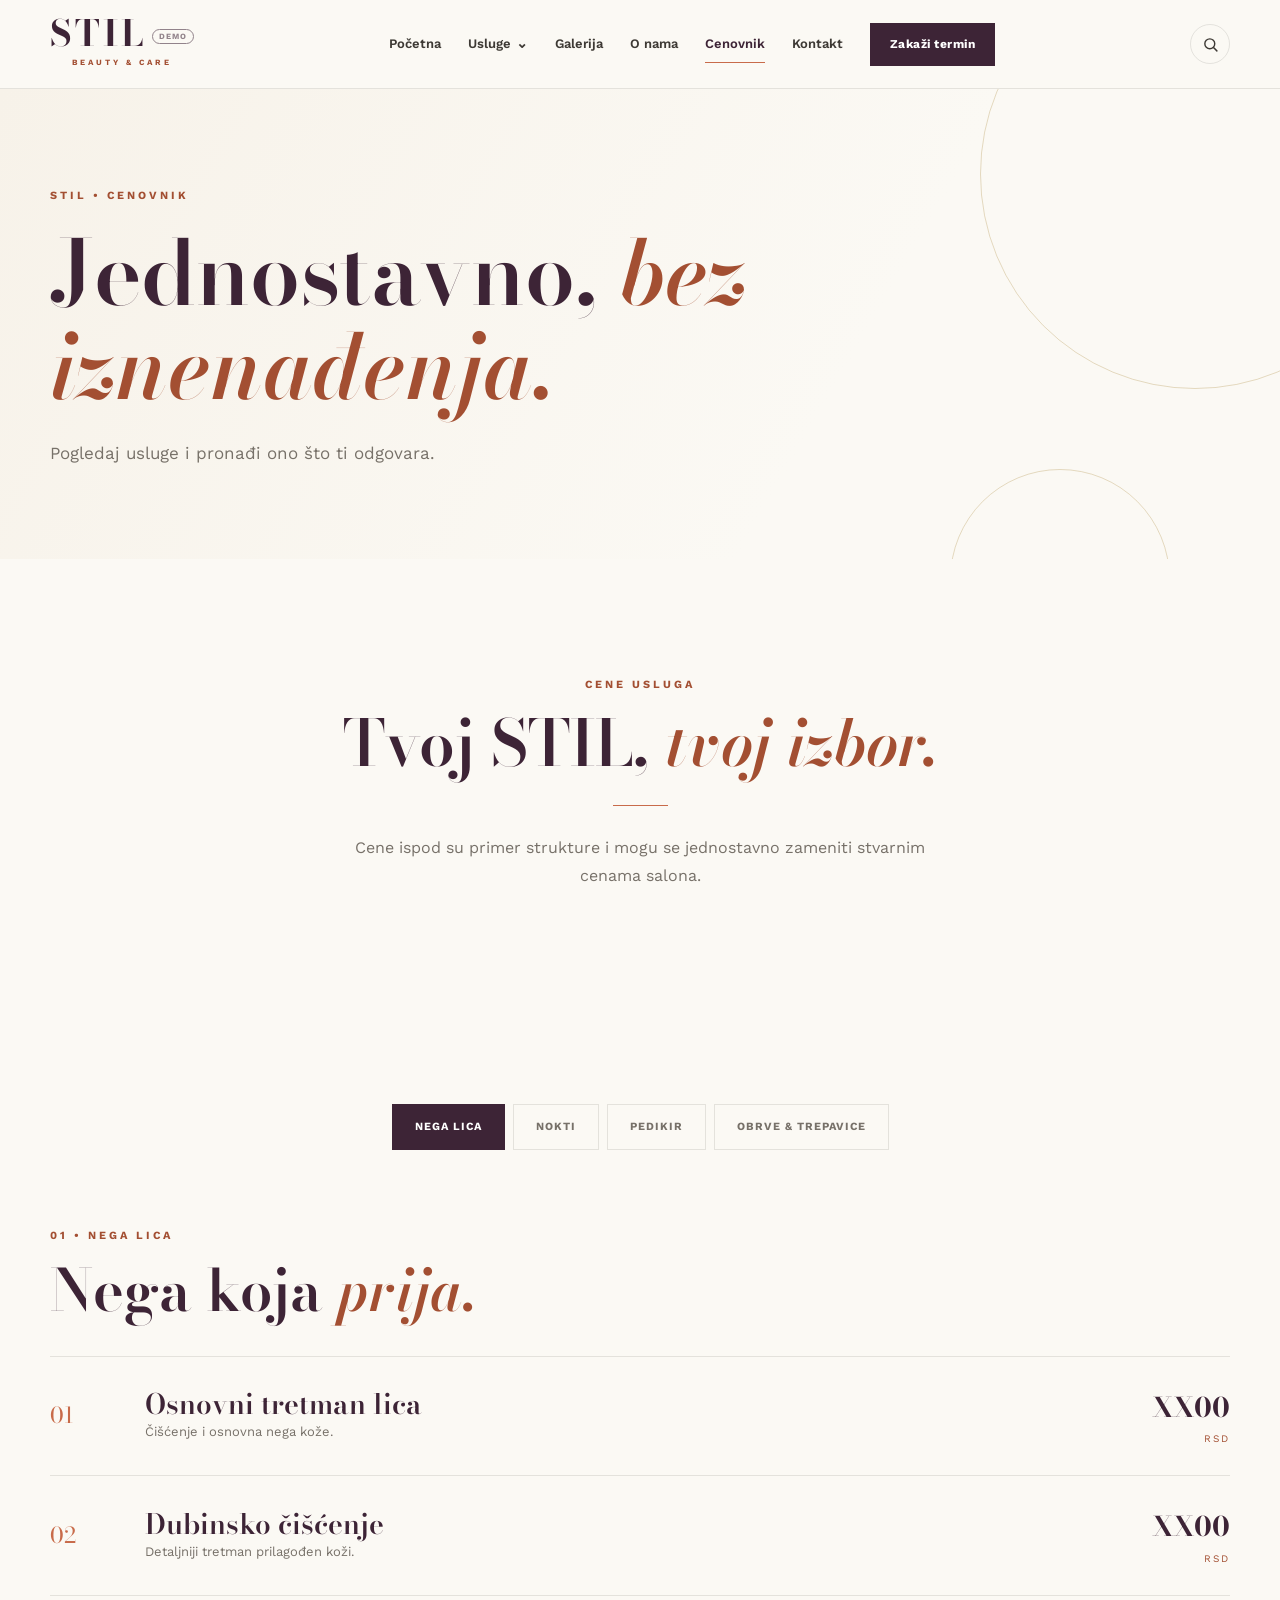
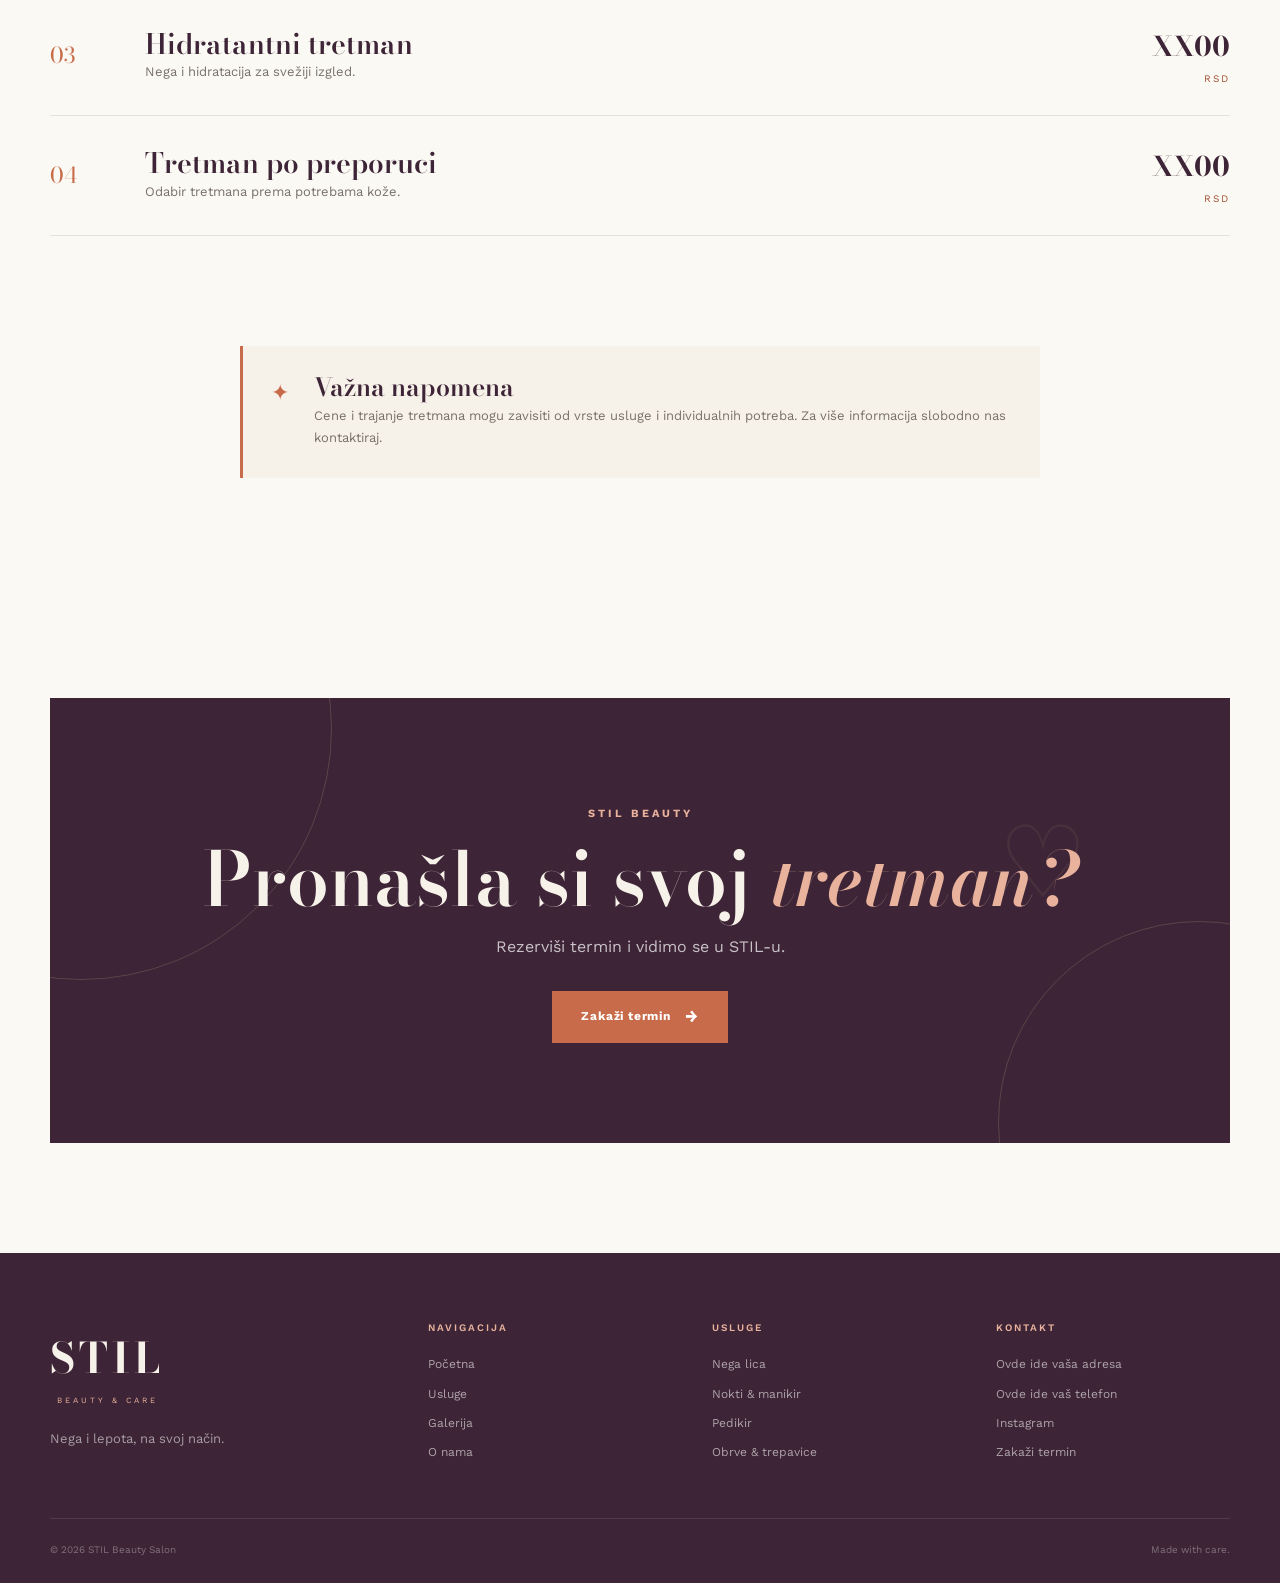
<file: cenovnik.html>
<!DOCTYPE html>

<html lang="sr">
<head>
<meta charset="utf-8"/>
<meta content="width=device-width, initial-scale=1.0" name="viewport"/>
<title>Cenovnik | STIL Beauty Salon</title>
<meta content="Cenovnik usluga STIL Beauty Salona — nega lica, nokti, pedikir, obrve i trepavice." name="description"/>
<link href="https://fonts.googleapis.com" rel="preconnect"/>
<link crossorigin="" href="https://fonts.gstatic.com" rel="preconnect"/>
<link href="https://fonts.googleapis.com/css2?family=Bodoni+Moda:opsz,wght@6..96,400..700&amp;family=Work+Sans:wght@300;400;500;600;700&amp;display=swap" rel="stylesheet"/>
<link href="style.css" rel="stylesheet"/>
</head>
<body>
<!-- =========================================================
     HEADER
========================================================= -->
<header class="site-header" id="siteHeader">
<div class="container header-inner">
<a aria-label="STIL Beauty Salon - Početna" class="logo" href="index.html">
<span class="logo-main">STIL<span class="demo-tag">DEMO</span></span>
<span class="logo-sub">
                beauty &amp; care
            </span>
</a>
<nav class="main-nav" id="mainNav">
<a class="nav-link" href="index.html">
                Početna
            </a>
<div class="nav-dropdown">
<a class="nav-link dropdown-trigger" href="usluge.html">

                    Usluge

                    <span class="dropdown-arrow">
                        ⌄
                    </span>
</a>
<div class="dropdown-menu">
<a href="nega-lica.html">
                        Nega lica
                    </a>
<a href="nokti.html">
                        Nokti &amp; manikir
                    </a>
<a href="pedikir.html">
                        Pedikir
                    </a>
<a href="obrve-trepavice.html">
                        Obrve &amp; trepavice
                    </a>
</div>
</div>
<a class="nav-link" href="galerija.html">
                Galerija
            </a>
<a class="nav-link" href="o-nama.html">
                O nama
            </a>
<a class="nav-link active" href="cenovnik.html">
                Cenovnik
            </a>
<a class="nav-link" href="kontakt.html">
                Kontakt
            </a>
<a class="nav-cta" href="kontakt.html">
                Zakaži termin
            </a>
</nav>
<button aria-label="Pretraga" class="search-toggle" id="searchToggle">
<svg fill="none" stroke="currentColor" stroke-linecap="round" stroke-linejoin="round" stroke-width="2" viewbox="0 0 24 24">
<circle cx="11" cy="11" r="7"></circle>
<line x1="21" x2="16.65" y1="21" y2="16.65"></line>
</svg>
</button>
<button aria-expanded="false" aria-label="Otvori meni" class="menu-toggle" id="menuToggle">
<span></span>
<span></span>
<span></span>
</button>
</div>
<!-- =========================================================
     SEARCH OVERLAY
========================================================= -->
<div class="search-overlay" id="searchOverlay">
<div class="search-box">
<div class="search-box-top">
<input autocomplete="off" id="searchInput" placeholder="Pretraži sajt..." type="text"/>
<button aria-label="Zatvori pretragu" class="search-close" id="searchClose">
                ✕
            </button>
</div>
<div class="search-results" id="searchResults"></div>
</div>
</div>
</header>
<main>
<!-- =========================================================
     PAGE HERO
========================================================= -->
<section class="page-hero pricing-page-hero" id="jednostavno-bez-iznenadjenja">
<div class="page-hero-decoration page-hero-decoration-one"></div>
<div class="page-hero-decoration page-hero-decoration-two"></div>
<div class="container">
<div class="page-hero-content reveal">
<span class="section-kicker">
                STIL • CENOVNIK
            </span>
<h1>
                Jednostavno,
                <em>bez iznenađenja.</em>
</h1>
<p>
                Pogledaj usluge i pronađi ono što ti odgovara.
            </p>
</div>
</div>
</section>
<!-- =========================================================
     PRICING INTRO
========================================================= -->
<section class="pricing-intro section" id="tvoj-stil-tvoj-izbor">
<div class="container narrow-container">
<div class="section-heading centered reveal">
<span class="section-kicker">
                CENE USLUGA
            </span>
<h2>
                Tvoj STIL,
                <em>tvoj izbor.</em>
</h2>
<div class="gold-divider"></div>
<p>
                Cene ispod su primer strukture i mogu se
                jednostavno zameniti stvarnim cenama salona.
            </p>
</div>
</div>
</section>
<!-- =========================================================
     PRICING NAV
========================================================= -->
<section class="pricing-section section" id="nega-koja-prija">
<div class="container">
<div class="pricing-tabs reveal">
<button class="pricing-tab active" data-price-category="face" type="button">
                Nega lica
            </button>
<button class="pricing-tab" data-price-category="nails" type="button">
                Nokti
            </button>
<button class="pricing-tab" data-price-category="pedicure" type="button">
                Pedikir
            </button>
<button class="pricing-tab" data-price-category="eyes" type="button">
                Obrve &amp; trepavice
            </button>
</div>
<!-- =====================================================
             FACE PRICES
        ====================================================== -->
<div class="price-category active" data-price-panel="face">
<div class="price-category-header reveal">
<span class="section-kicker">
                    01 • NEGA LICA
                </span>
<h2>
                    Nega koja
                    <em>prija.</em>
</h2>
</div>
<div class="price-list">
<div class="price-item reveal">
<div class="price-item-number">
                        01
                    </div>
<div class="price-item-info">
<h3>
                            Osnovni tretman lica
                        </h3>
<p>
                            Čišćenje i osnovna nega kože.
                        </p>
</div>
<div class="price-value">
<strong>
                            XX00
                        </strong>
<span>
                            RSD
                        </span>
</div>
</div>
<div class="price-item reveal">
<div class="price-item-number">
                        02
                    </div>
<div class="price-item-info">
<h3>
                            Dubinsko čišćenje
                        </h3>
<p>
                            Detaljniji tretman prilagođen koži.
                        </p>
</div>
<div class="price-value">
<strong>
                            XX00
                        </strong>
<span>
                            RSD
                        </span>
</div>
</div>
<div class="price-item reveal">
<div class="price-item-number">
                        03
                    </div>
<div class="price-item-info">
<h3>
                            Hidratantni tretman
                        </h3>
<p>
                            Nega i hidratacija za svežiji izgled.
                        </p>
</div>
<div class="price-value">
<strong>
                            XX00
                        </strong>
<span>
                            RSD
                        </span>
</div>
</div>
<div class="price-item reveal">
<div class="price-item-number">
                        04
                    </div>
<div class="price-item-info">
<h3>
                            Tretman po preporuci
                        </h3>
<p>
                            Odabir tretmana prema potrebama kože.
                        </p>
</div>
<div class="price-value">
<strong>
                            XX00
                        </strong>
<span>
                            RSD
                        </span>
</div>
</div>
</div>
</div>
<!-- =====================================================
             NAIL PRICES
        ====================================================== -->
<div class="price-category" data-price-panel="nails">
<div class="price-category-header">
<span class="section-kicker">
                    02 • NOKTI
                </span>
<h2>
                    Uredni nokti,
                    <em>tvoj STIL.</em>
</h2>
</div>
<div class="price-list">
<div class="price-item">
<div class="price-item-number">
                        01
                    </div>
<div class="price-item-info">
<h3>
                            Klasičan manikir
                        </h3>
<p>
                            Uređivanje noktiju i zanoktica.
                        </p>
</div>
<div class="price-value">
<strong>
                            XX00
                        </strong>
<span>
                            RSD
                        </span>
</div>
</div>
<div class="price-item">
<div class="price-item-number">
                        02
                    </div>
<div class="price-item-info">
<h3>
                            Gel lak
                        </h3>
<p>
                            Uredan i dugotrajniji izgled noktiju.
                        </p>
</div>
<div class="price-value">
<strong>
                            XX00
                        </strong>
<span>
                            RSD
                        </span>
</div>
</div>
<div class="price-item">
<div class="price-item-number">
                        03
                    </div>
<div class="price-item-info">
<h3>
                            Korekcija
                        </h3>
<p>
                            Održavanje postojećeg manikira.
                        </p>
</div>
<div class="price-value">
<strong>
                            XX00
                        </strong>
<span>
                            RSD
                        </span>
</div>
</div>
<div class="price-item">
<div class="price-item-number">
                        04
                    </div>
<div class="price-item-info">
<h3>
                            Nail art
                        </h3>
<p>
                            Cena zavisi od odabranog dizajna.
                        </p>
</div>
<div class="price-value">
<strong>
                            od XX
                        </strong>
<span>
                            RSD
                        </span>
</div>
</div>
</div>
</div>
<!-- =====================================================
             PEDICURE PRICES
        ====================================================== -->
<div class="price-category" data-price-panel="pedicure">
<div class="price-category-header">
<span class="section-kicker">
                    03 • PEDIKIR
                </span>
<h2>
                    Nega za
                    <em>tvoja stopala.</em>
</h2>
</div>
<div class="price-list">
<div class="price-item">
<div class="price-item-number">
                        01
                    </div>
<div class="price-item-info">
<h3>
                            Klasičan pedikir
                        </h3>
<p>
                            Osnovna nega i uređivanje stopala.
                        </p>
</div>
<div class="price-value">
<strong>
                            XX00
                        </strong>
<span>
                            RSD
                        </span>
</div>
</div>
<div class="price-item">
<div class="price-item-number">
                        02
                    </div>
<div class="price-item-info">
<h3>
                            Pedikir + lak
                        </h3>
<p>
                            Nega stopala i završni lak.
                        </p>
</div>
<div class="price-value">
<strong>
                            XX00
                        </strong>
<span>
                            RSD
                        </span>
</div>
</div>
<div class="price-item">
<div class="price-item-number">
                        03
                    </div>
<div class="price-item-info">
<h3>
                            Pedikir + gel lak
                        </h3>
<p>
                            Nega uz dugotrajniju završnicu.
                        </p>
</div>
<div class="price-value">
<strong>
                            XX00
                        </strong>
<span>
                            RSD
                        </span>
</div>
</div>
<div class="price-item">
<div class="price-item-number">
                        04
                    </div>
<div class="price-item-info">
<h3>
                            Nega stopala
                        </h3>
<p>
                            Dodatna nega kože stopala.
                        </p>
</div>
<div class="price-value">
<strong>
                            XX00
                        </strong>
<span>
                            RSD
                        </span>
</div>
</div>
</div>
</div>
<!-- =====================================================
             BROWS / LASHES PRICES
        ====================================================== -->
<div class="price-category" data-price-panel="eyes">
<div class="price-category-header">
<span class="section-kicker">
                    04 • OBRVE &amp; TREPAVICE
                </span>
<h2>
                    Istakni svoj
                    <em>pogled.</em>
</h2>
</div>
<div class="price-list">
<div class="price-item">
<div class="price-item-number">
                        01
                    </div>
<div class="price-item-info">
<h3>
                            Oblikovanje obrva
                        </h3>
<p>
                            Oblikovanje prema prirodnim proporcijama.
                        </p>
</div>
<div class="price-value">
<strong>
                            XX00
                        </strong>
<span>
                            RSD
                        </span>
</div>
</div>
<div class="price-item">
<div class="price-item-number">
                        02
                    </div>
<div class="price-item-info">
<h3>
                            Farbanje obrva
                        </h3>
<p>
                            Naglašavanje i definisanje obrva.
                        </p>
</div>
<div class="price-value">
<strong>
                            XX00
                        </strong>
<span>
                            RSD
                        </span>
</div>
</div>
<div class="price-item">
<div class="price-item-number">
                        03
                    </div>
<div class="price-item-info">
<h3>
                            Lash lift
                        </h3>
<p>
                            Podizanje i uvijanje prirodnih trepavica.
                        </p>
</div>
<div class="price-value">
<strong>
                            XX00
                        </strong>
<span>
                            RSD
                        </span>
</div>
</div>
<div class="price-item">
<div class="price-item-number">
                        04
                    </div>
<div class="price-item-info">
<h3>
                            Obrve + trepavice
                        </h3>
<p>
                            Kombinovani tretman.
                        </p>
</div>
<div class="price-value">
<strong>
                            XX00
                        </strong>
<span>
                            RSD
                        </span>
</div>
</div>
</div>
</div>
</div>
</section>
<!-- =========================================================
     IMPORTANT NOTE
========================================================= -->
<section class="pricing-note section" id="pricing-note">
<div class="container">
<div class="pricing-note-box reveal">
<span class="pricing-note-icon">
                ✦
            </span>
<div>
<h3>
                    Važna napomena
                </h3>
<p>
                    Cene i trajanje tretmana mogu zavisiti od
                    vrste usluge i individualnih potreba.
                    Za više informacija slobodno nas kontaktiraj.
                </p>
</div>
</div>
</div>
</section>
<!-- =========================================================
     CTA
========================================================= -->
<section class="cta-section section" id="pronasla-si-svoj-tretman">
<div class="container">
<div class="cta-box reveal">
<div class="cta-decoration">
                ♡
            </div>
<span class="section-kicker">
                STIL BEAUTY
            </span>
<h2>
                Pronašla si svoj
                <em>tretman?</em>
</h2>
<p>
                Rezerviši termin i vidimo se u STIL-u.
            </p>
<a class="btn btn-primary" href="kontakt.html">

                Zakaži termin

                <span>
                    →
                </span>
</a>
</div>
</div>
</section>
</main>
<!-- =========================================================
     FOOTER
========================================================= -->
<footer class="site-footer">
<div class="container">
<div class="footer-grid">
<div class="footer-brand">
<a class="footer-logo" href="index.html">
<span>
                        STIL
                    </span>
<small>
                        beauty &amp; care
                    </small>
</a>
<p>
                    Nega i lepota,
                    na svoj način.
                </p>
</div>
<div class="footer-column">
<h4>
                    Navigacija
                </h4>
<a href="index.html">
                    Početna
                </a>
<a href="usluge.html">
                    Usluge
                </a>
<a href="galerija.html">
                    Galerija
                </a>
<a href="o-nama.html">
                    O nama
                </a>
</div>
<div class="footer-column">
<h4>
                    Usluge
                </h4>
<a href="nega-lica.html">
                    Nega lica
                </a>
<a href="nokti.html">
                    Nokti &amp; manikir
                </a>
<a href="pedikir.html">
                    Pedikir
                </a>
<a href="obrve-trepavice.html">
                    Obrve &amp; trepavice
                </a>
</div>
<div class="footer-column">
<h4>
                    Kontakt
                </h4>
<p>
                    Ovde ide vaša adresa
                </p>
<a href="tel:+381000000000">Ovde ide vaš telefon</a>
<a href="#">
                    Instagram
                </a>
<a href="kontakt.html">
                    Zakaži termin
                </a>
</div>
</div>
<div class="footer-bottom">
<span>
                © 2026 STIL Beauty Salon
            </span>
<span>
                Made with care.
            </span>
</div>
</div>
</footer>
<script src="js_main.js"></script>
</body>
</html>
</file>
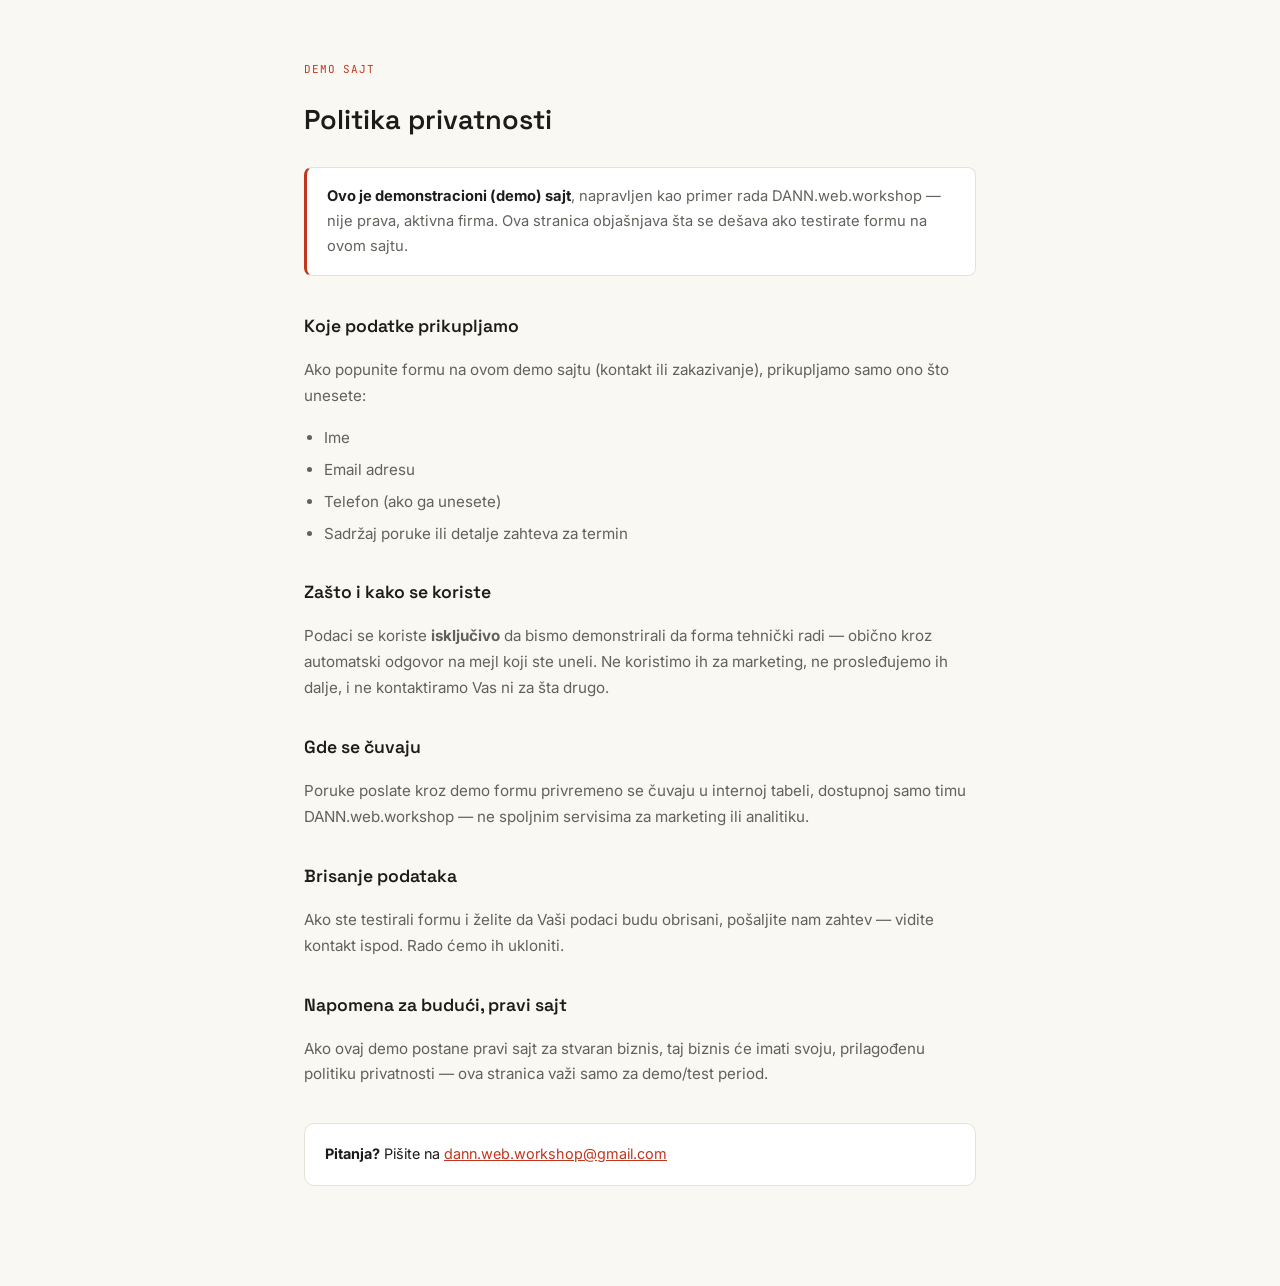
<file: demo-privatnost.html>
<!DOCTYPE html>
<html lang="sr">
<head>
<meta charset="UTF-8">
<meta name="viewport" content="width=device-width, initial-scale=1.0">
<meta name="color-scheme" content="light only">
<meta name="robots" content="noindex, nofollow">
<title>Politika privatnosti — demo sajt</title>
<link rel="preconnect" href="https://fonts.googleapis.com">
<link href="https://fonts.googleapis.com/css2?family=Space+Grotesk:wght@500;600;700&family=Inter:wght@400;500;600&family=JetBrains+Mono:wght@400;500;600&display=swap" rel="stylesheet">
<style>
  :root { --bg:#FAF8F3; --card:#FFFFFF; --ink:#1C1C1A; --ink-soft:#63615C; --line:#E6E2D8; --accent:#C1361E; }
  * { box-sizing: border-box; }
  body { margin:0; background:var(--bg); color:var(--ink); font-family:'Inter',sans-serif; line-height:1.7; }
  .page { max-width: 720px; margin: 0 auto; padding: 60px 24px 100px; }
  h1, h2 { font-family: 'Space Grotesk', sans-serif; font-weight: 600; }
  h1 { font-size: 1.7rem; margin-bottom: 8px; }
  .oznaka { font-family:'JetBrains Mono',monospace; font-size:11px; letter-spacing:.08em; text-transform:uppercase; color:var(--accent); margin-bottom: 14px; }
  .napomena-demo { background: var(--card); border: 1px solid var(--line); border-left: 3px solid var(--accent); border-radius: 8px; padding: 16px 20px; margin: 24px 0 36px; font-size: .92rem; color: var(--ink-soft); }
  .napomena-demo strong { color: var(--ink); }
  h2 { font-size: 1.1rem; margin: 32px 0 10px; }
  p, li { font-size: .95rem; color: var(--ink-soft); }
  ul { padding-left: 20px; }
  li { margin-bottom: 6px; }
  a { color: var(--accent); }
  .kontakt-box { background: var(--card); border: 1px solid var(--line); border-radius: 10px; padding: 18px 20px; margin-top: 36px; font-size: .9rem; }
</style>
</head>
<body>
<div class="page">

  <div class="oznaka">Demo sajt</div>
  <h1>Politika privatnosti</h1>

  <div class="napomena-demo">
    <strong>Ovo je demonstracioni (demo) sajt</strong>, napravljen kao primer rada DANN.web.workshop — nije prava, aktivna firma. Ova stranica objašnjava šta se dešava ako testirate formu na ovom sajtu.
  </div>

  <h2>Koje podatke prikupljamo</h2>
  <p>Ako popunite formu na ovom demo sajtu (kontakt ili zakazivanje), prikupljamo samo ono što unesete:</p>
  <ul>
    <li>Ime</li>
    <li>Email adresu</li>
    <li>Telefon (ako ga unesete)</li>
    <li>Sadržaj poruke ili detalje zahteva za termin</li>
  </ul>

  <h2>Zašto i kako se koriste</h2>
  <p>Podaci se koriste <strong>isključivo</strong> da bismo demonstrirali da forma tehnički radi — obično kroz automatski odgovor na mejl koji ste uneli. Ne koristimo ih za marketing, ne prosleđujemo ih dalje, i ne kontaktiramo Vas ni za šta drugo.</p>

  <h2>Gde se čuvaju</h2>
  <p>Poruke poslate kroz demo formu privremeno se čuvaju u internoj tabeli, dostupnoj samo timu DANN.web.workshop — ne spoljnim servisima za marketing ili analitiku.</p>

  <h2>Brisanje podataka</h2>
  <p>Ako ste testirali formu i želite da Vaši podaci budu obrisani, pošaljite nam zahtev — vidite kontakt ispod. Rado ćemo ih ukloniti.</p>

  <h2>Napomena za budući, pravi sajt</h2>
  <p>Ako ovaj demo postane pravi sajt za stvaran biznis, taj biznis će imati svoju, prilagođenu politiku privatnosti — ova stranica važi samo za demo/test period.</p>

  <div class="kontakt-box">
    <strong>Pitanja?</strong> Pišite na <a href="mailto:dann.web.workshop@gmail.com">dann.web.workshop@gmail.com</a>
  </div>

</div>
</body>
</html>
</file>
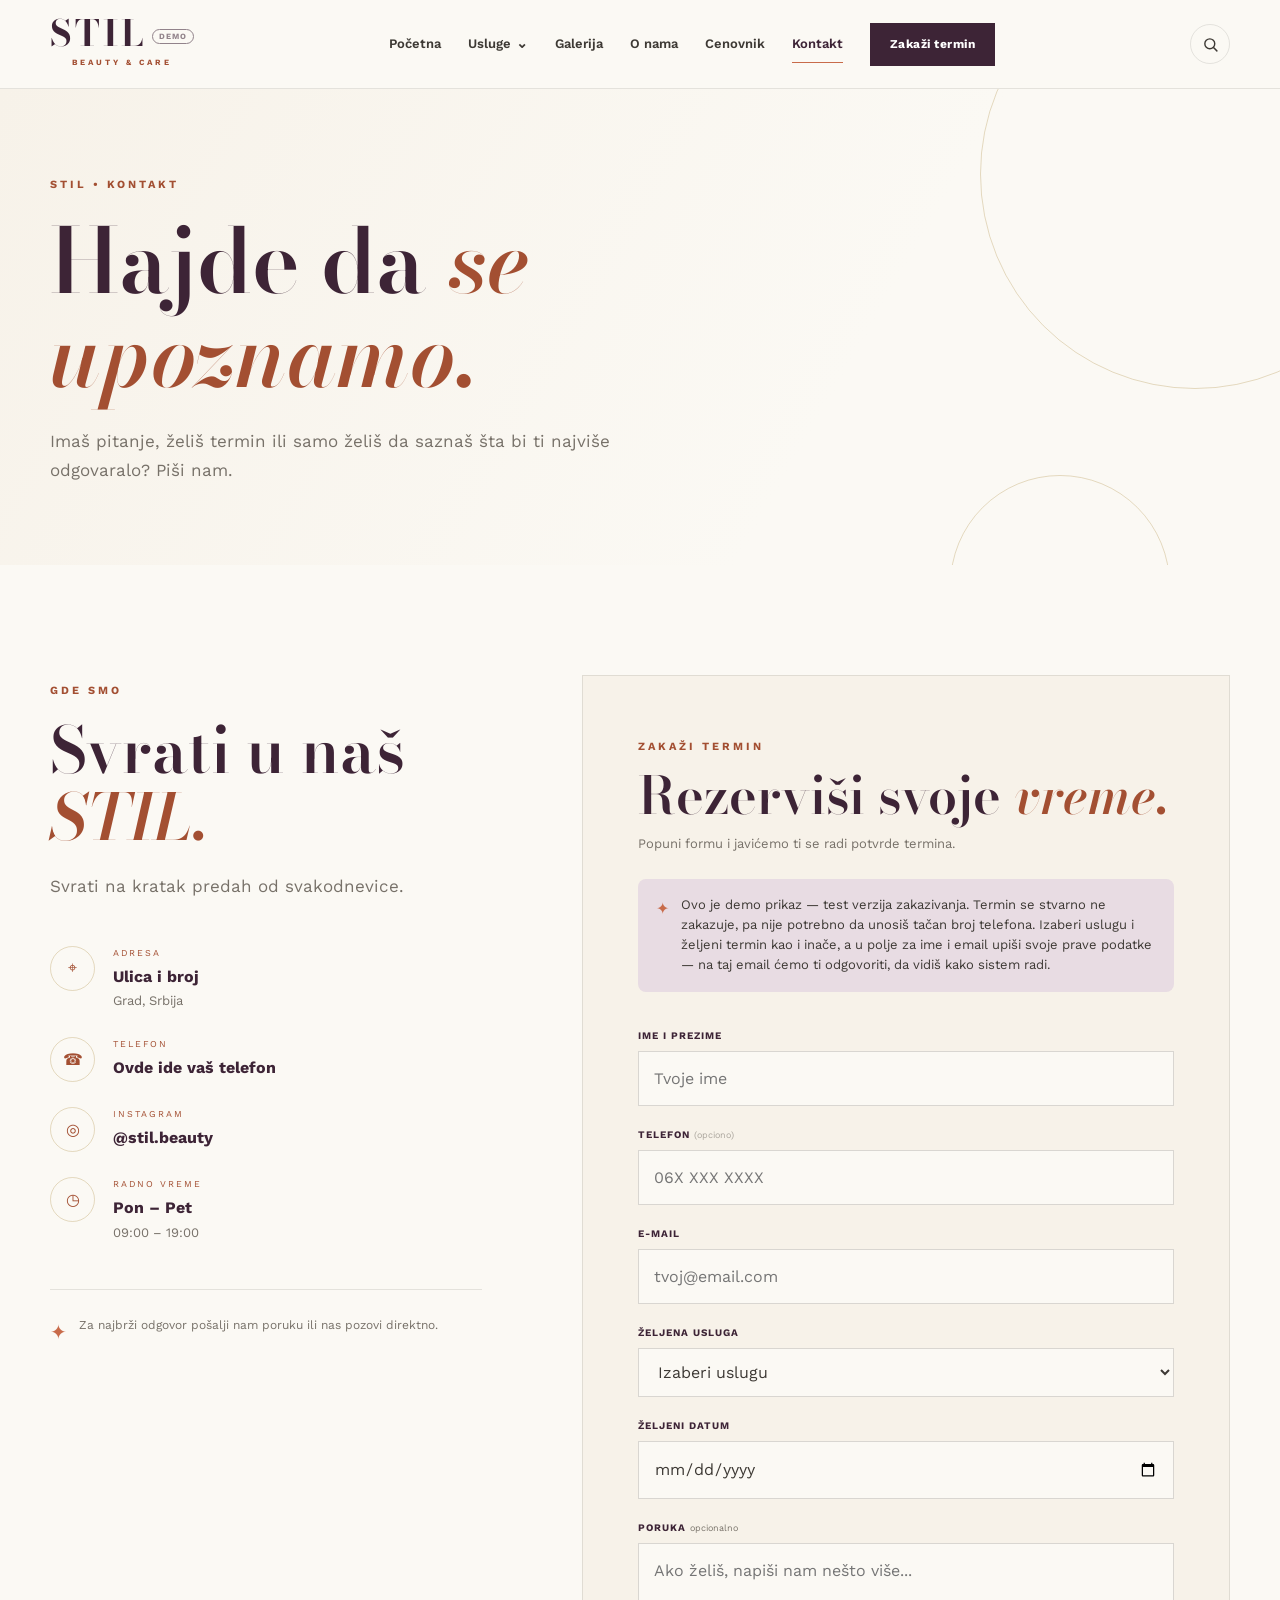
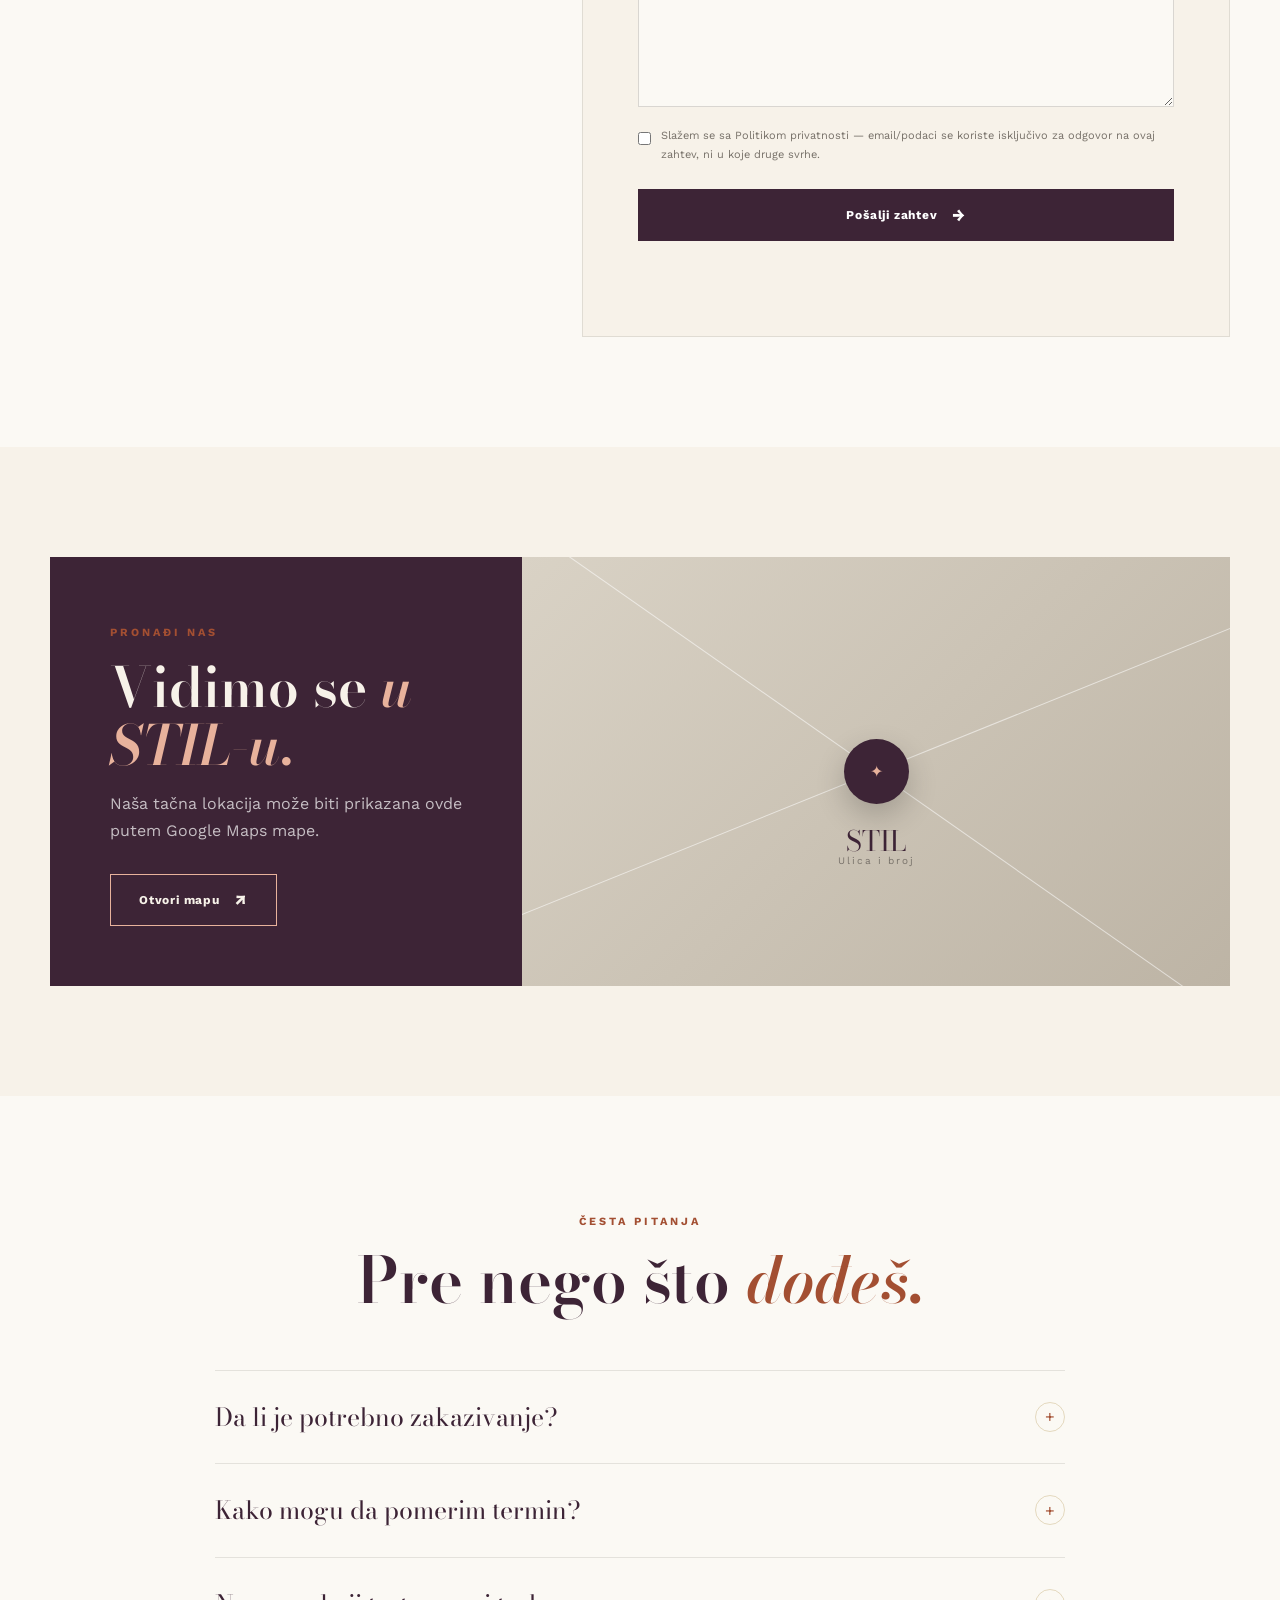
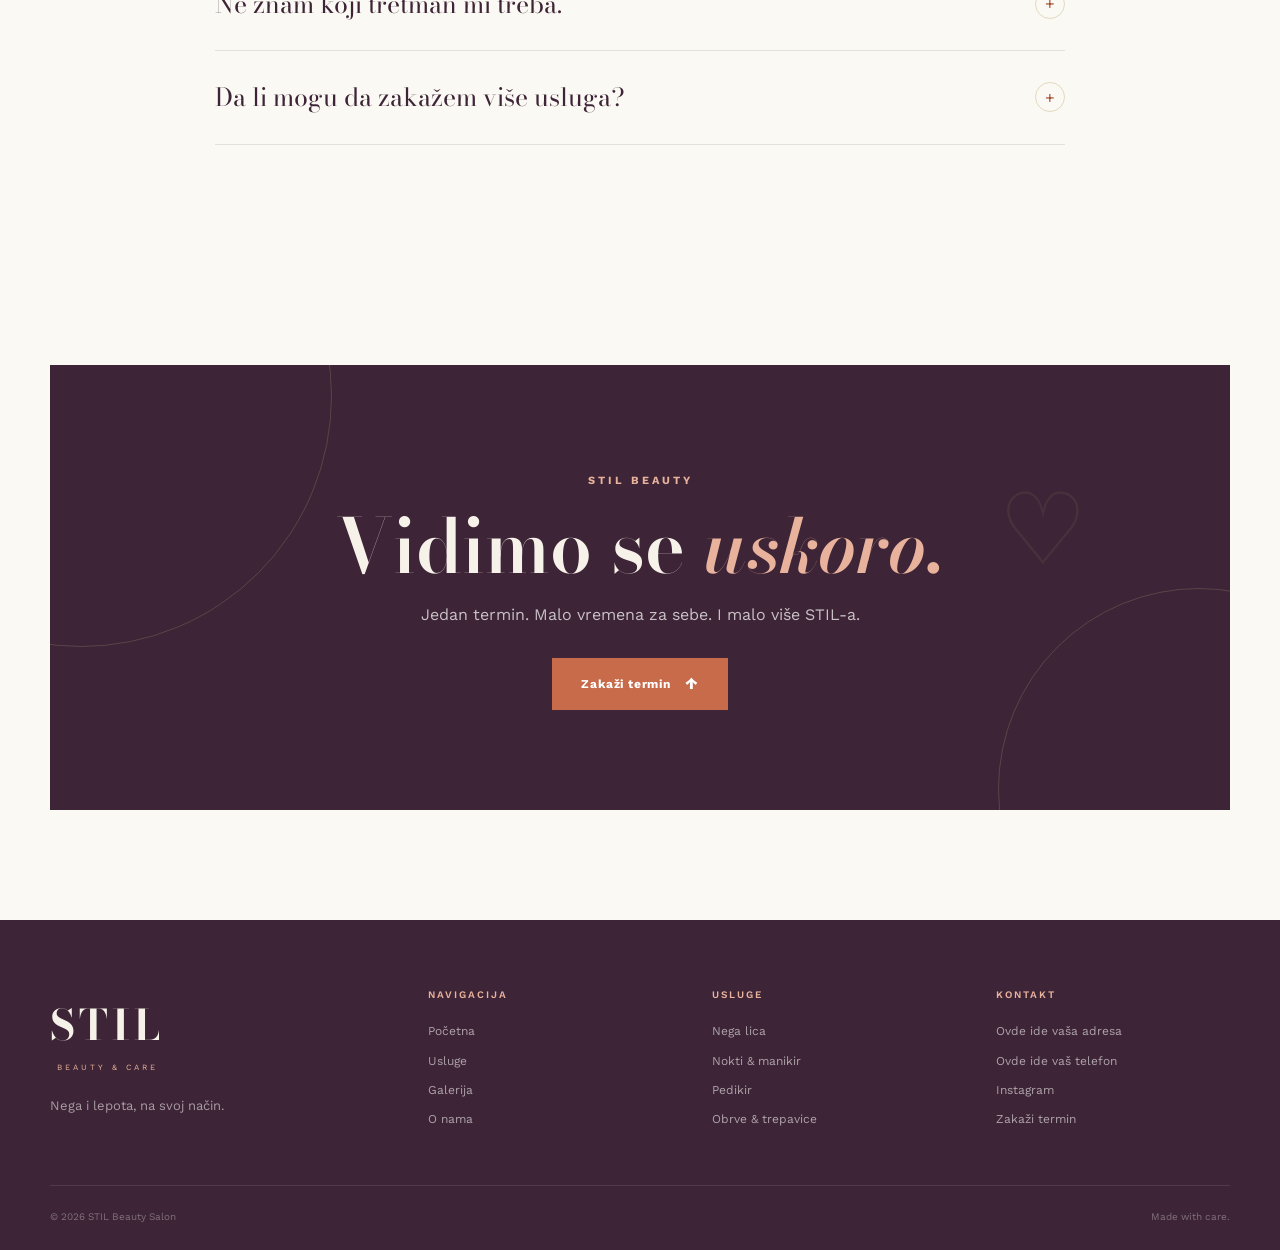
<file: kontakt.html>
<!DOCTYPE html>

<html lang="sr">
<head>
<meta charset="utf-8"/>
<meta content="width=device-width, initial-scale=1.0" name="viewport"/>
<title>Kontakt | STIL Beauty Salon</title>
<meta content="Kontaktirajte STIL Beauty Salon i zakažite svoj termin za negu lica, nokte, pedikir, obrve i trepavice." name="description"/>
<link href="https://fonts.googleapis.com" rel="preconnect"/>
<link crossorigin="" href="https://fonts.gstatic.com" rel="preconnect"/>
<link href="https://fonts.googleapis.com/css2?family=Bodoni+Moda:opsz,wght@6..96,400..700&amp;family=Work+Sans:wght@300;400;500;600;700&amp;display=swap" rel="stylesheet"/>
<link href="style.css" rel="stylesheet"/>
</head>
<body>
<!-- =========================================================
     HEADER
========================================================= -->
<header class="site-header" id="siteHeader">
<div class="container header-inner">
<a aria-label="STIL Beauty Salon - Početna" class="logo" href="index.html">
<span class="logo-main">STIL<span class="demo-tag">DEMO</span></span>
<span class="logo-sub">
                beauty &amp; care
            </span>
</a>
<nav class="main-nav" id="mainNav">
<a class="nav-link" href="index.html">
                Početna
            </a>
<div class="nav-dropdown">
<a class="nav-link dropdown-trigger" href="usluge.html">

                    Usluge

                    <span class="dropdown-arrow">
                        ⌄
                    </span>
</a>
<div class="dropdown-menu">
<a href="nega-lica.html">
                        Nega lica
                    </a>
<a href="nokti.html">
                        Nokti &amp; manikir
                    </a>
<a href="pedikir.html">
                        Pedikir
                    </a>
<a href="obrve-trepavice.html">
                        Obrve &amp; trepavice
                    </a>
</div>
</div>
<a class="nav-link" href="galerija.html">
                Galerija
            </a>
<a class="nav-link" href="o-nama.html">
                O nama
            </a>
<a class="nav-link" href="cenovnik.html">
                Cenovnik
            </a>
<a class="nav-link active" href="kontakt.html">
                Kontakt
            </a>
<a class="nav-cta" href="#zakazivanje">
                Zakaži termin
            </a>
</nav>
<button aria-label="Pretraga" class="search-toggle" id="searchToggle">
<svg fill="none" stroke="currentColor" stroke-linecap="round" stroke-linejoin="round" stroke-width="2" viewbox="0 0 24 24">
<circle cx="11" cy="11" r="7"></circle>
<line x1="21" x2="16.65" y1="21" y2="16.65"></line>
</svg>
</button>
<button aria-expanded="false" aria-label="Otvori meni" class="menu-toggle" id="menuToggle">
<span></span>
<span></span>
<span></span>
</button>
</div>
<!-- =========================================================
     SEARCH OVERLAY
========================================================= -->
<div class="search-overlay" id="searchOverlay">
<div class="search-box">
<div class="search-box-top">
<input autocomplete="off" id="searchInput" placeholder="Pretraži sajt..." type="text"/>
<button aria-label="Zatvori pretragu" class="search-close" id="searchClose">
                ✕
            </button>
</div>
<div class="search-results" id="searchResults"></div>
</div>
</div>
</header>
<main>
<!-- =========================================================
     PAGE HERO
========================================================= -->
<section class="page-hero contact-page-hero" id="hajde-da-se-upoznamo">
<div class="page-hero-decoration page-hero-decoration-one"></div>
<div class="page-hero-decoration page-hero-decoration-two"></div>
<div class="container">
<div class="page-hero-content reveal">
<span class="section-kicker">
                STIL • KONTAKT
            </span>
<h1>
                Hajde da
                <em>se upoznamo.</em>
</h1>
<p>
                Imaš pitanje, želiš termin ili samo želiš
                da saznaš šta bi ti najviše odgovaralo?
                Piši nam.
            </p>
</div>
</div>
</section>
<!-- =========================================================
     CONTACT MAIN
========================================================= -->
<section class="contact-main section" id="svrati-u-nas-stil">
<div class="container contact-grid">
<!-- =================================================
             CONTACT INFO
        ================================================== -->
<div class="contact-info reveal">
<span class="section-kicker">
                GDE SMO
            </span>
<h2>
                Svrati u naš
                <em>STIL.</em>
</h2>
<p class="contact-intro">
                Svrati na kratak predah
                od svakodnevice.
            </p>
<div class="contact-details">
<!-- ADDRESS -->
<div class="contact-detail">
<div class="contact-detail-icon">
                        ⌖
                    </div>
<div>
<span>
                            Adresa
                        </span>
<strong>
                            Ulica i broj
                        </strong>
<p>
                            Grad, Srbija
                        </p>
</div>
</div>
<!-- PHONE -->
<div class="contact-detail">
<div class="contact-detail-icon">
                        ☎
                    </div>
<div>
<span>
                            Telefon
                        </span>
<a href="tel:+381000000000">Ovde ide vaš telefon</a>
</div>
</div>
<!-- INSTAGRAM -->
<div class="contact-detail">
<div class="contact-detail-icon">
                        ◎
                    </div>
<div>
<span>
                            Instagram
                        </span>
<a href="#" rel="noopener" target="_blank">
                            @stil.beauty
                        </a>
</div>
</div>
<!-- WORKING HOURS -->
<div class="contact-detail">
<div class="contact-detail-icon">
                        ◷
                    </div>
<div>
<span>
                            Radno vreme
                        </span>
<strong>
                            Pon – Pet
                        </strong>
<p>
                            09:00 – 19:00
                        </p>
</div>
</div>
</div>
<div class="contact-social-note">
<span>
                    ✦
                </span>
<p>
                    Za najbrži odgovor pošalji nam poruku
                    ili nas pozovi direktno.
                </p>
</div>
</div>
<!-- =================================================
             BOOKING FORM
        ================================================== -->
<div class="contact-form-wrapper reveal" id="zakazivanje">
<div class="contact-form-header">
<span class="section-kicker">
                    ZAKAŽI TERMIN
                </span>
<h2>
                    Rezerviši svoje
                    <em>vreme.</em>
</h2>
<p>
                    Popuni formu i javićemo ti se radi
                    potvrde termina.
                </p>
<div class="demo-form-notice">
<span>✦</span>
<p>
                    Ovo je demo prikaz — test verzija zakazivanja. Termin se stvarno ne zakazuje, pa nije potrebno da unosiš tačan broj telefona. Izaberi uslugu i željeni termin kao i inače, a u polje za ime i email upiši svoje prave podatke — na taj email ćemo ti odgovoriti, da vidiš kako sistem radi.
                </p>
</div>
</div>
<form action="#" class="contact-form" id="contactForm" method="POST">
<!-- NAME -->
<div class="form-group">
<label for="name">
                        Ime i prezime
                    </label>
<input autocomplete="name" id="name" name="name" placeholder="Tvoje ime" required="" type="text"/>
</div>
<!-- PHONE -->
<div class="form-group">
<label for="phone">
                        Telefon <span style="opacity:.6;font-weight:400;">(opciono)</span>
                    </label>
<input autocomplete="tel" id="phone" name="phone" placeholder="06X XXX XXXX" type="tel"/>
</div>
<!-- EMAIL -->
<div class="form-group">
<label for="email">
                        E-mail
                    </label>
<input autocomplete="email" id="email" name="email" placeholder="tvoj@email.com" required="" type="email"/>
</div>
<!-- SERVICE -->
<div class="form-group">
<label for="service">
                        Željena usluga
                    </label>
<select id="service" name="service" required="">
<option disabled="" selected="" value="">
                            Učitavanje usluga...
                        </option>
</select>
</div>
<!-- DATE -->
<div class="form-group">
<label for="date">
                        Željeni datum
                    </label>
<input id="date" name="date" required="" type="date"/>
</div>
<!-- TIME SLOTS -->
<div class="form-group" id="timeSlotsGroup" style="display:none;">
<label>
                        Slobodni termini
                    </label>
<div class="time-slots" id="timeSlots"></div>
<input id="selectedTime" name="time" type="hidden"/>
<input id="selectedEmployee" name="employee_id" type="hidden"/>
</div>
<!-- MESSAGE -->
<div class="form-group">
<label for="message">
                        Poruka
                        <span>
                            opcionalno
                        </span>
</label>
<textarea id="message" name="message" placeholder="Ako želiš, napiši nam nešto više..." rows="5"></textarea>
</div>
<!-- CONSENT -->
<div class="form-checkbox">
<input id="privacy" name="privacy" required="" type="checkbox"/>
<label for="privacy">

                        Slažem se sa <a href="demo-privatnost.html" target="_blank">Politikom privatnosti</a> — email/podaci se koriste isključivo za odgovor na ovaj zahtev, ni u koje druge svrhe.

                    </label>
</div>
<!-- SUBMIT -->
<button class="btn btn-primary form-submit" type="submit">

                    Pošalji zahtev

                    <span>
                        →
                    </span>
</button>
<!-- FORM MESSAGE -->
<div aria-live="polite" class="form-message" id="formMessage" role="status"></div>
</form>
</div>
</div>
</section>
<!-- =========================================================
     MAP / LOCATION
========================================================= -->
<section class="location-section section" id="vidimo-se-u-stil-u">
<div class="container">
<div class="location-card reveal">
<div class="location-content">
<span class="section-kicker">
                    PRONAĐI NAS
                </span>
<h2>
                    Vidimo se
                    <em>u STIL-u.</em>
</h2>
<p>
                    Naša tačna lokacija može biti prikazana
                    ovde putem Google Maps mape.
                </p>
<a class="btn btn-outline" href="#" rel="noopener" target="_blank">

                    Otvori mapu

                    <span>
                        ↗
                    </span>
</a>
</div>
<div class="map-placeholder">
<div class="map-pin">
                    ✦
                </div>
<span class="map-label">
                    STIL
                </span>
<span class="map-address">
                    Ulica i broj
                </span>
</div>
</div>
</div>
</section>
<!-- =========================================================
     FAQ
========================================================= -->
<section class="faq-section section" id="pre-nego-sto-dodjes">
<div class="container">
<div class="section-heading centered reveal">
<span class="section-kicker">
                ČESTA PITANJA
            </span>
<h2>
                Pre nego što
                <em>dođeš.</em>
</h2>
</div>
<div class="faq-list">
<!-- FAQ 1 -->
<div class="faq-item reveal">
<button aria-expanded="false" class="faq-question" type="button">
<span>
                        Da li je potrebno zakazivanje?
                    </span>
<span class="faq-icon">
                        +
                    </span>
</button>
<div class="faq-answer">
<p>
                        Da. Preporučujemo da termin rezervišeš
                        unapred kako bismo mogli da ti posvetimo
                        dovoljno vremena.
                    </p>
</div>
</div>
<!-- FAQ 2 -->
<div class="faq-item reveal">
<button aria-expanded="false" class="faq-question" type="button">
<span>
                        Kako mogu da pomerim termin?
                    </span>
<span class="faq-icon">
                        +
                    </span>
</button>
<div class="faq-answer">
<p>
                        Pozovi nas ili pošalji poruku čim znaš
                        da nećeš moći da dođeš u zakazano vreme.
                    </p>
</div>
</div>
<!-- FAQ 3 -->
<div class="faq-item reveal">
<button aria-expanded="false" class="faq-question" type="button">
<span>
                        Ne znam koji tretman mi treba.
                    </span>
<span class="faq-icon">
                        +
                    </span>
</button>
<div class="faq-answer">
<p>
                        Nema problema. Napiši nam šta želiš da
                        postigneš i pomoći ćemo ti da izabereš
                        odgovarajući tretman.
                    </p>
</div>
</div>
<!-- FAQ 4 -->
<div class="faq-item reveal">
<button aria-expanded="false" class="faq-question" type="button">
<span>
                        Da li mogu da zakažem više usluga?
                    </span>
<span class="faq-icon">
                        +
                    </span>
</button>
<div class="faq-answer">
<p>
                        Naravno. U poruci samo napiši koje usluge
                        želiš da kombinuješ, pa ćemo zajedno
                        pronaći odgovarajući termin.
                    </p>
</div>
</div>
</div>
</div>
</section>
<!-- =========================================================
     FINAL CTA
========================================================= -->
<section class="cta-section section" id="vidimo-se-uskoro">
<div class="container">
<div class="cta-box reveal">
<div class="cta-decoration">
                ♡
            </div>
<span class="section-kicker">
                STIL BEAUTY
            </span>
<h2>
                Vidimo se
                <em>uskoro.</em>
</h2>
<p>
                Jedan termin. Malo vremena za sebe.
                I malo više STIL-a.
            </p>
<a class="btn btn-primary" href="#zakazivanje">

                Zakaži termin

                <span>
                    ↑
                </span>
</a>
</div>
</div>
</section>
</main>
<!-- =========================================================
     FOOTER
========================================================= -->
<footer class="site-footer">
<div class="container">
<div class="footer-grid">
<div class="footer-brand">
<a class="footer-logo" href="index.html">
<span>
                        STIL
                    </span>
<small>
                        beauty &amp; care
                    </small>
</a>
<p>
                    Nega i lepota,
                    na svoj način.
                </p>
</div>
<div class="footer-column">
<h4>
                    Navigacija
                </h4>
<a href="index.html">
                    Početna
                </a>
<a href="usluge.html">
                    Usluge
                </a>
<a href="galerija.html">
                    Galerija
                </a>
<a href="o-nama.html">
                    O nama
                </a>
</div>
<div class="footer-column">
<h4>
                    Usluge
                </h4>
<a href="nega-lica.html">
                    Nega lica
                </a>
<a href="nokti.html">
                    Nokti &amp; manikir
                </a>
<a href="pedikir.html">
                    Pedikir
                </a>
<a href="obrve-trepavice.html">
                    Obrve &amp; trepavice
                </a>
</div>
<div class="footer-column">
<h4>
                    Kontakt
                </h4>
<p>
                    Ovde ide vaša adresa
                </p>
<a href="tel:+381000000000">Ovde ide vaš telefon</a>
<a href="#">
                    Instagram
                </a>
<a href="kontakt.html">
                    Zakaži termin
                </a>
</div>
</div>
<div class="footer-bottom">
<span>
                © 2026 STIL Beauty Salon
            </span>
<span>
                Made with care.
            </span>
</div>
</div>
</footer>
<script src="js_main.js"></script>
</body>
</html>
</file>
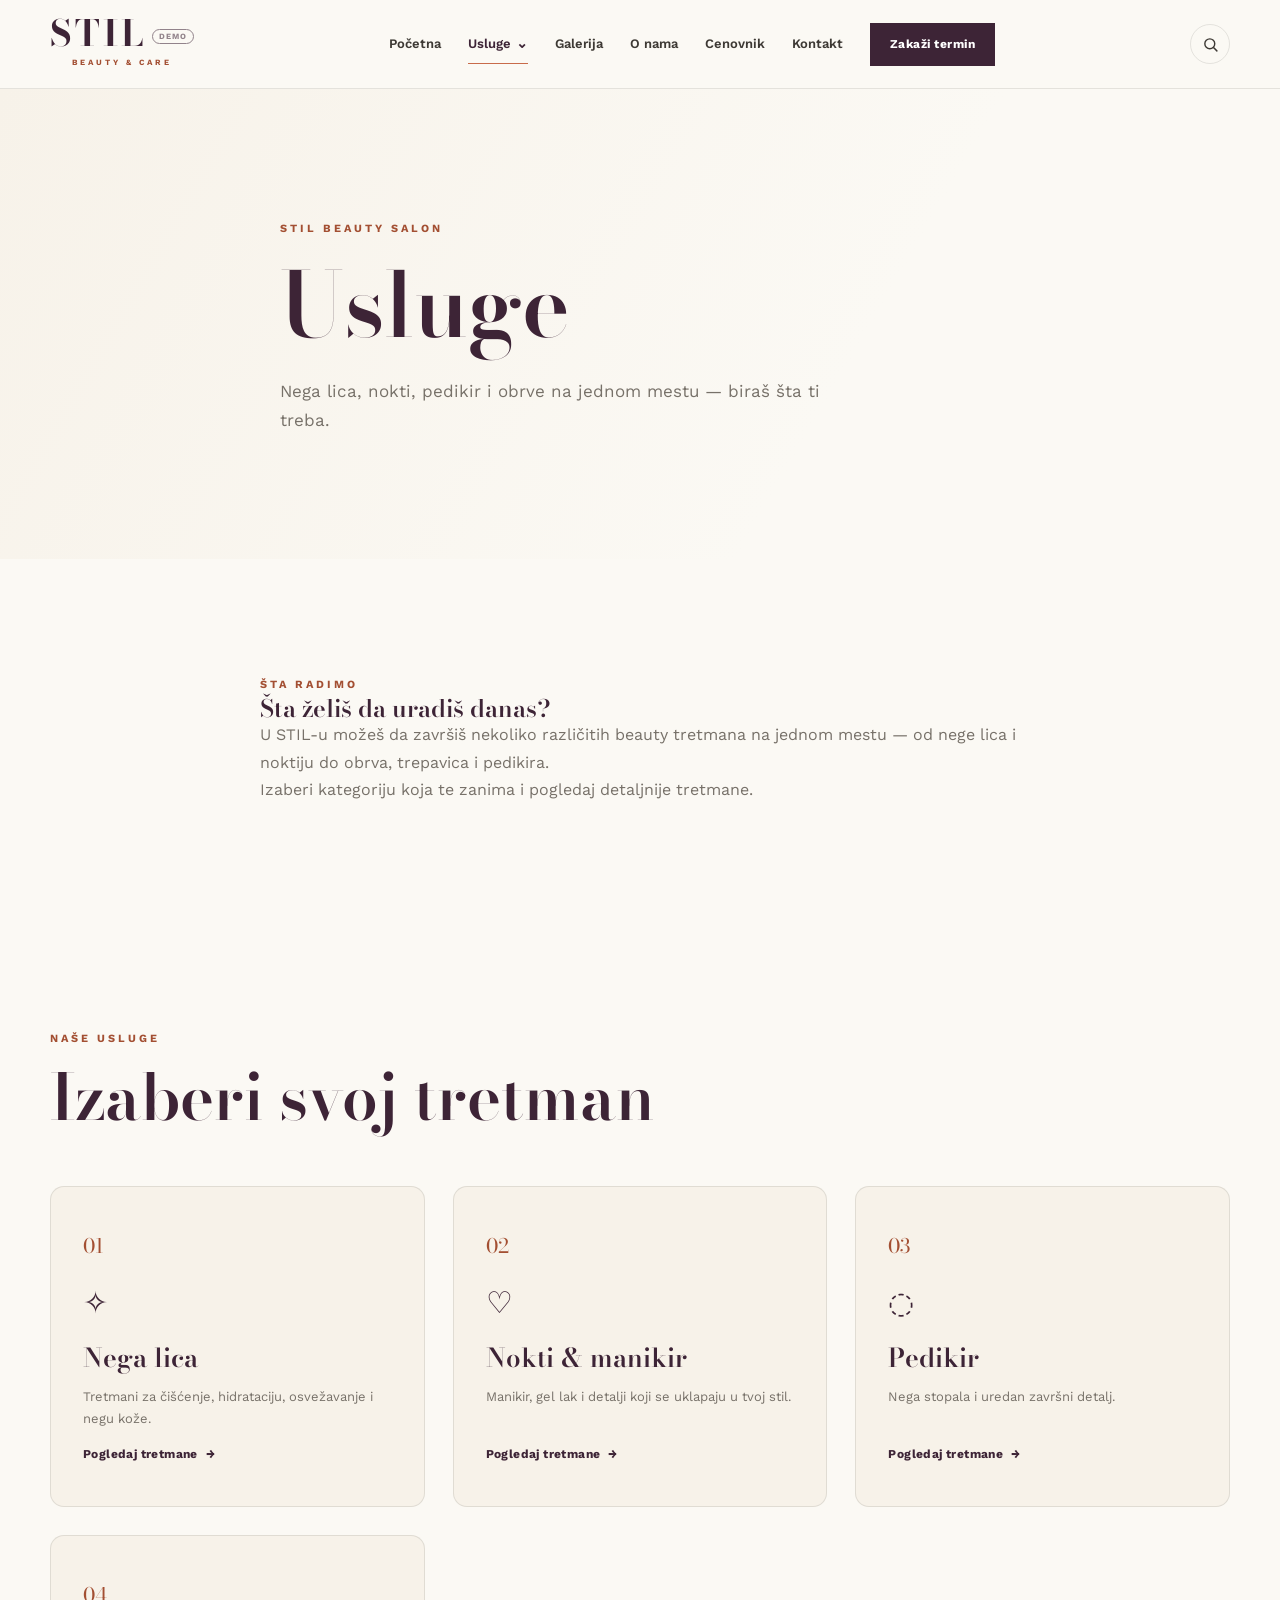
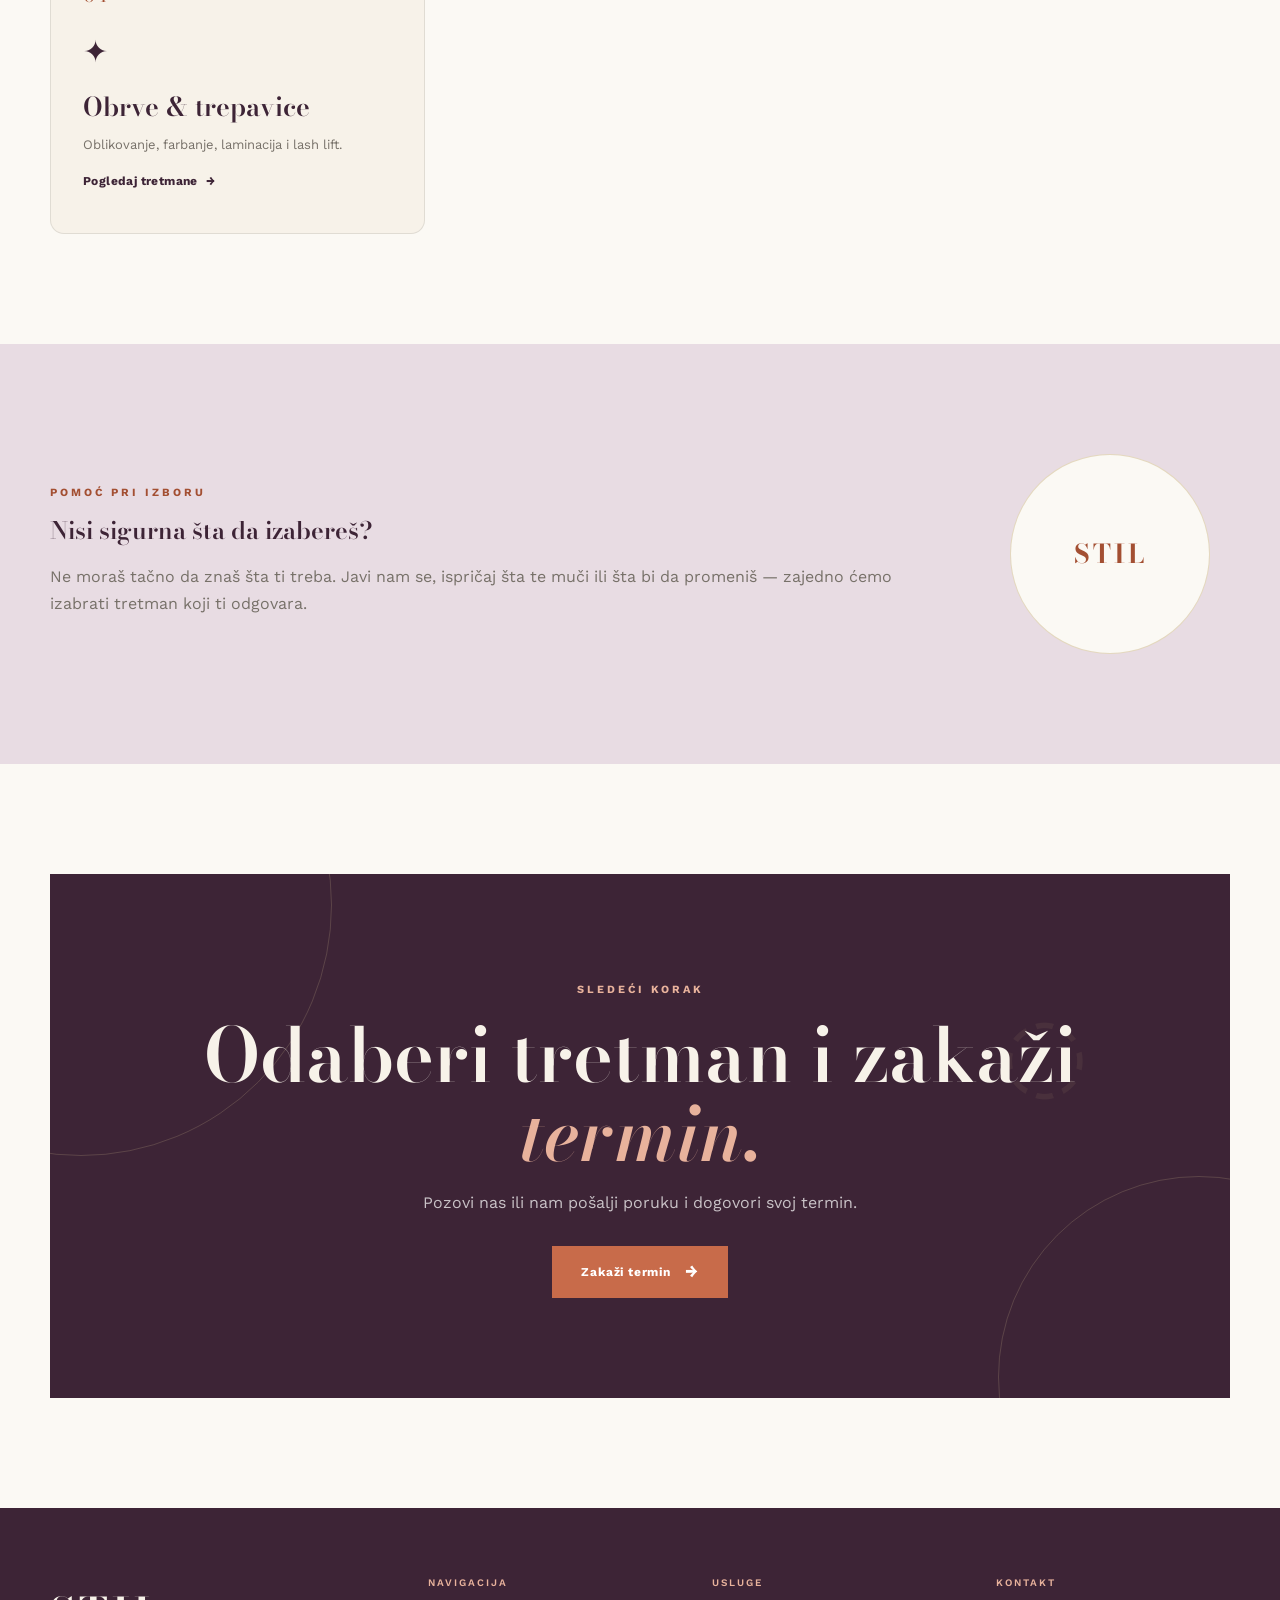
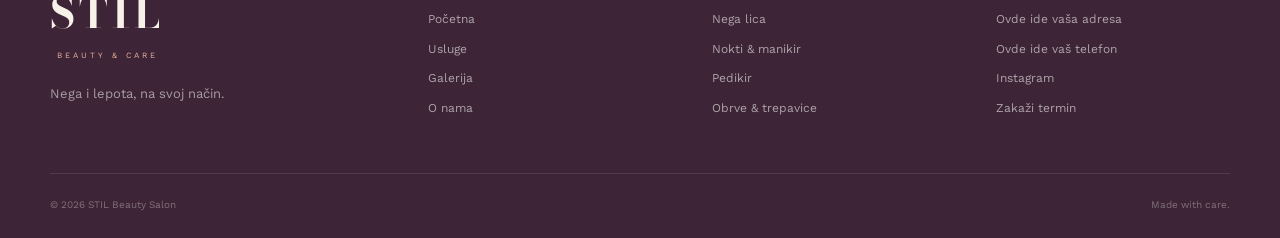
<file: usluge.html>
<!DOCTYPE html>

<html lang="sr">
<head>
<meta charset="utf-8"/>
<meta content="width=device-width, initial-scale=1.0" name="viewport"/>
<title>Usluge | STIL Beauty Salon</title>
<meta content="STIL Beauty Salon — nega lica, nokti, pedikir, obrve i trepavice i drugi beauty tretmani." name="description"/>
<link href="https://fonts.googleapis.com" rel="preconnect"/>
<link crossorigin="" href="https://fonts.gstatic.com" rel="preconnect"/>
<link href="https://fonts.googleapis.com/css2?family=Bodoni+Moda:opsz,wght@6..96,400..700&amp;family=Work+Sans:wght@300;400;500;600;700&amp;display=swap" rel="stylesheet"/>
<link href="style.css" rel="stylesheet"/>
</head>
<body>
<!-- =====================================================
     HEADER
===================================================== -->
<header class="site-header" id="siteHeader">
<div class="container header-inner">
<a aria-label="STIL Beauty Salon - Početna" class="logo" href="index.html">
<span class="logo-main">STIL<span class="demo-tag">DEMO</span></span>
<span class="logo-sub">beauty &amp; care</span>
</a>
<nav class="main-nav" id="mainNav">
<a class="nav-link" href="index.html">
                Početna
            </a>
<div class="nav-dropdown">
<a class="nav-link dropdown-trigger active" href="usluge.html">
                    Usluge
                    <span class="dropdown-arrow">⌄</span>
</a>
<div class="dropdown-menu">
<a href="nega-lica.html">
                        Nega lica
                    </a>
<a href="nokti.html">
                        Nokti &amp; manikir
                    </a>
<a href="pedikir.html">
                        Pedikir
                    </a>
<a href="obrve-trepavice.html">
                        Obrve &amp; trepavice
                    </a>
</div>
</div>
<a class="nav-link" href="galerija.html">
                Galerija
            </a>
<a class="nav-link" href="o-nama.html">
                O nama
            </a>
<a class="nav-link" href="cenovnik.html">
                Cenovnik
            </a>
<a class="nav-link" href="kontakt.html">
                Kontakt
            </a>
<a class="nav-cta" href="kontakt.html">
                Zakaži termin
            </a>
</nav>
<button aria-label="Pretraga" class="search-toggle" id="searchToggle">
<svg fill="none" stroke="currentColor" stroke-linecap="round" stroke-linejoin="round" stroke-width="2" viewbox="0 0 24 24">
<circle cx="11" cy="11" r="7"></circle>
<line x1="21" x2="16.65" y1="21" y2="16.65"></line>
</svg>
</button>
<button aria-expanded="false" aria-label="Otvori meni" class="menu-toggle" id="menuToggle">
<span></span>
<span></span>
<span></span>
</button>
</div>
<!-- =========================================================
     SEARCH OVERLAY
========================================================= -->
<div class="search-overlay" id="searchOverlay">
<div class="search-box">
<div class="search-box-top">
<input autocomplete="off" id="searchInput" placeholder="Pretraži sajt..." type="text"/>
<button aria-label="Zatvori pretragu" class="search-close" id="searchClose">
                ✕
            </button>
</div>
<div class="search-results" id="searchResults"></div>
</div>
</div>
</header>
<!-- =====================================================
     PAGE HERO
===================================================== -->
<main>
<section class="page-hero" id="usluge">
<div class="container page-hero-content">
<span class="section-kicker">
            STIL BEAUTY SALON
        </span>
<h1>
            Usluge
        </h1>
<p>
            Nega lica, nokti, pedikir i obrve na jednom mestu —
            biraš šta ti treba.
        </p>
</div>
</section>
<!-- =====================================================
     INTRO
===================================================== -->
<section class="section services-intro" id="sta-zelis-da-uradis-danas">
<div class="container narrow-container">
<span class="section-kicker">
            ŠTA RADIMO
        </span>
<h2>
            Šta želiš da uradiš danas?
        </h2>
<p>
            U STIL-u možeš da završiš nekoliko različitih
            beauty tretmana na jednom mestu — od nege lica
            i noktiju do obrva, trepavica i pedikira.
        </p>
<p>
            Izaberi kategoriju koja te zanima i pogledaj
            detaljnije tretmane.
        </p>
</div>
</section>
<!-- =====================================================
     SERVICES GRID
===================================================== -->
<section class="section services-preview" id="izaberi-svoj-tretman">
<div class="container">
<div class="section-heading reveal">
<span class="section-kicker">
                NAŠE USLUGE
            </span>
<h2>
                Izaberi svoj tretman
            </h2>
</div>
<div class="services-grid">
<!-- NEGA LICA -->
<a class="service-card reveal" href="nega-lica.html">
<div class="service-number">
                    01
                </div>
<div class="service-icon">
                    ✧
                </div>
<h3>
                    Nega lica
                </h3>
<p>
                    Tretmani za čišćenje, hidrataciju,
                    osvežavanje i negu kože.
                </p>
<span class="service-link">
                    Pogledaj tretmane <span>→</span>
</span>
</a>
<!-- NOKTI -->
<a class="service-card reveal" href="nokti.html">
<div class="service-number">
                    02
                </div>
<div class="service-icon">
                    ♡
                </div>
<h3>
                    Nokti &amp; manikir
                </h3>
<p>
                    Manikir, gel lak i detalji
                    koji se uklapaju u tvoj stil.
                </p>
<span class="service-link">
                    Pogledaj tretmane <span>→</span>
</span>
</a>
<!-- PEDIKIR -->
<a class="service-card reveal" href="pedikir.html">
<div class="service-number">
                    03
                </div>
<div class="service-icon">
                    ◌
                </div>
<h3>
                    Pedikir
                </h3>
<p>
                    Nega stopala i uredan
                    završni detalj.
                </p>
<span class="service-link">
                    Pogledaj tretmane <span>→</span>
</span>
</a>
<!-- OBRVE I TREPAVICE -->
<a class="service-card reveal" href="obrve-trepavice.html">
<div class="service-number">
                    04
                </div>
<div class="service-icon">
                    ✦
                </div>
<h3>
                    Obrve &amp; trepavice
                </h3>
<p>
                    Oblikovanje, farbanje, laminacija
                    i lash lift.
                </p>
<span class="service-link">
                    Pogledaj tretmane <span>→</span>
</span>
</a>
</div>
</div>
</section>
<!-- =====================================================
     WHY STIL
===================================================== -->
<section class="section services-note" id="nisi-sigurna-sta-da-izaberes">
<div class="container">
<div class="services-note-inner">
<div class="services-note-text">
<span class="section-kicker">
                    POMOĆ PRI IZBORU
                </span>
<h2>
                    Nisi sigurna
                    šta da izabereš?
                </h2>
<p>
                    Ne moraš tačno da znaš šta ti treba. Javi nam se,
                    ispričaj šta te muči ili šta bi da promeniš — zajedno
                    ćemo izabrati tretman koji ti odgovara.
                </p>
</div>
<div class="services-note-decoration">
<div class="gold-circle">
<span>
                        STIL
                    </span>
</div>
</div>
</div>
</div>
</section>
<!-- =====================================================
     CTA
===================================================== -->
<section class="cta-section section" id="odaberi-tretman-i-zakazi-termin">
<div class="container">
<div class="cta-box reveal">
<div class="cta-decoration">
                ◌
            </div>
<span class="section-kicker">
                SLEDEĆI KORAK
            </span>
<h2>
                Odaberi tretman
                i zakaži <em>termin.</em>
</h2>
<p>
                Pozovi nas ili nam pošalji poruku
                i dogovori svoj termin.
            </p>
<a class="btn btn-primary" href="kontakt.html">
                Zakaži termin
                <span>→</span>
</a>
</div>
</div>
</section>
</main>
<!-- =====================================================
     FOOTER
===================================================== -->
<footer class="site-footer">
<div class="container">
<div class="footer-grid">
<div class="footer-brand">
<a class="footer-logo" href="index.html">
<span>STIL</span>
<small>
                        beauty &amp; care
                    </small>
</a>
<p>
                    Nega i lepota,
                    na svoj način.
                </p>
</div>
<div class="footer-column">
<h4>Navigacija</h4>
<a href="index.html">Početna</a>
<a href="usluge.html">Usluge</a>
<a href="galerija.html">Galerija</a>
<a href="o-nama.html">O nama</a>
</div>
<div class="footer-column">
<h4>Usluge</h4>
<a href="nega-lica.html">Nega lica</a>
<a href="nokti.html">Nokti &amp; manikir</a>
<a href="pedikir.html">Pedikir</a>
<a href="obrve-trepavice.html">Obrve &amp; trepavice</a>
</div>
<div class="footer-column">
<h4>Kontakt</h4>
<p>
                    Ovde ide vaša adresa
                </p>
<a href="tel:+381000000000">Ovde ide vaš telefon</a>
<a href="#">
                    Instagram
                </a>
<a href="kontakt.html">
                    Zakaži termin
                </a>
</div>
</div>
<div class="footer-bottom">
<span>
                © 2026 STIL Beauty Salon
            </span>
<span>
                Made with care.
            </span>
</div>
</div>
</footer>
<script src="js_main.js"></script>
</body>
</html>
</file>
<file: style.css>
/* =========================================================
   STIL BEAUTY SALON
   GLOBAL CSS
========================================================= */


/* =========================================================
   01. VARIABLES
========================================================= */

:root {

    --mauve-dark: #3D2436;
    --mauve: #5C3650;
    --mauve-light: #9B7B8F;
    --mauve-pale: #E8DCE3;

    --cream: #f7f2e9;
    --cream-dark: #ede5d7;
    --ivory: #fbf9f4;

    --terracotta: #C86B4A;
    --terracotta-dark: #A34F32;
    --terracotta-light: #E8B29C;

    --brown: #5a4b3f;
    --text: #3d3934;
    --text-light: #777169;

    --white: #ffffff;
    --black: #211A1E;

    --border: rgba(61, 57, 52, 0.12);
    --border-gold: rgba(184, 154, 91, 0.35);

    --shadow: 0 18px 50px rgba(36, 59, 50, 0.10);
    --shadow-small: 0 8px 25px rgba(36, 59, 50, 0.08);

    --radius: 4px;
    --radius-large: 14px;

    --container: 1180px;

    --transition: 0.3s ease;

}


/* =========================================================
   02. RESET
========================================================= */

* {
    margin: 0;
    padding: 0;
    box-sizing: border-box;
}


html {
    scroll-behavior: smooth;
    overflow-x: hidden;
    width: 100%;
}


body {
    font-family: "Work Sans", sans-serif;
    background: var(--ivory);
    color: var(--text);
    line-height: 1.7;
    overflow-x: hidden;
}


body.menu-open {
    overflow: hidden;
}


img {
    max-width: 100%;
    display: block;
}


a {
    color: inherit;
    text-decoration: none;
}


button,
input,
textarea,
select {
    font: inherit;
}


button {
    border: none;
    background: none;
    cursor: pointer;
}


ul,
ol {
    list-style: none;
}


/* =========================================================
   03. TYPOGRAPHY
========================================================= */

h1,
h2,
h3,
h4 {
    font-family: "Bodoni Moda", serif;
    font-weight: 600;
    color: var(--mauve-dark);
    line-height: 1.05;
}


h1 em,
h2 em,
h3 em {
    color: var(--terracotta-dark);
    font-style: italic;
}


p {
    color: var(--text-light);
}


strong {
    color: var(--mauve-dark);
    font-weight: 700;
}


.container {
    width: min(
        calc(100% - 48px),
        var(--container)
    );

    margin: 0 auto;
}


.narrow-container {
    max-width: 760px;
}


/* =========================================================
   04. SECTION
========================================================= */

.section {
    padding: 110px 0;
}


section[id] {
    scroll-margin-top: 110px;
}


.section-heading {
    max-width: 650px;
    margin-bottom: 55px;
}


.section-heading.centered {
    text-align: center;
    margin-left: auto;
    margin-right: auto;
}


.section-heading h2 {
    font-size: clamp(42px, 5vw, 68px);
    margin: 14px 0 20px;
}


.section-heading p {
    max-width: 620px;
}


.section-heading.centered p {
    margin-left: auto;
    margin-right: auto;
}


.section-kicker {
    display: inline-block;

    font-family: "Work Sans", sans-serif;
    font-size: 11px;
    font-weight: 700;

    letter-spacing: 3px;
    text-transform: uppercase;

    color: var(--terracotta-dark);
}


.gold-divider {
    width: 55px;
    height: 1px;
    background: var(--terracotta);

    margin: 28px auto;
}


/* =========================================================
   05. HEADER
========================================================= */

.site-header {
    position: relative;
    z-index: 1000;

    background: rgba(251, 249, 244, 0.96);

    border-bottom: 1px solid var(--border);

    transition:
        background var(--transition),
        box-shadow var(--transition),
        transform var(--transition);
}


.site-header.scrolled {
    position: sticky;
    top: 0;

    box-shadow: 0 8px 30px rgba(0,0,0,0.05);
}


.header-inner {
    min-height: 88px;

    display: flex;
    align-items: center;
    justify-content: space-between;
    gap: 30px;
}


/* =========================================================
   LOGO
========================================================= */

.logo {
    display: inline-flex;
    flex-direction: column;

    position: relative;

    flex-shrink: 0;
}


.logo-main {
    font-family: "Bodoni Moda", serif;

    font-size: 36px;
    font-weight: 700;

    line-height: 0.8;

    letter-spacing: 3px;

    color: var(--mauve-dark);
}

.demo-tag {
    font-family: "Work Sans", sans-serif;
    font-size: 8px;
    letter-spacing: 1px;
    text-transform: uppercase;
    border: 1px solid currentColor;
    padding: 2px 6px;
    border-radius: 10px;
    margin-left: 6px;
    opacity: 0.55;
    vertical-align: middle;
}


.logo-sub {
    margin-top: 8px;

    font-family: "Work Sans", sans-serif;

    font-size: 8px;
    font-weight: 700;

    letter-spacing: 3px;
    text-transform: uppercase;

    color: var(--terracotta-dark);

    text-align: center;
}


/* =========================================================
   NAVIGATION
========================================================= */

.main-nav {
    display: flex;
    align-items: center;
    gap: 27px;
}


.nav-link {
    position: relative;

    font-size: 13px;
    font-weight: 600;

    color: var(--text);

    padding: 8px 0;

    transition: color var(--transition);
}


.nav-link::after {
    content: "";

    position: absolute;

    left: 0;
    bottom: 0;

    width: 0;
    height: 1px;

    background: var(--terracotta);

    transition: width var(--transition);
}


.nav-link:hover,
.nav-link.active {
    color: var(--mauve-dark);
}


.nav-link:hover::after,
.nav-link.active::after {
    width: 100%;
}


/* =========================================================
   DROPDOWN
========================================================= */

.nav-dropdown {
    position: relative;
}


.dropdown-trigger {
    display: flex;
    align-items: center;
    gap: 5px;
}


.dropdown-arrow {
    font-size: 14px;
    transition: transform var(--transition);
}


.nav-dropdown:hover .dropdown-arrow {
    transform: rotate(180deg);
}


.dropdown-menu {
    position: absolute;

    top: calc(100% + 15px);
    left: -20px;

    min-width: 220px;

    padding: 12px;

    background: var(--ivory);

    border: 1px solid var(--border);

    box-shadow: var(--shadow);

    opacity: 0;
    visibility: hidden;

    transform: translateY(10px);

    transition:
        opacity var(--transition),
        visibility var(--transition),
        transform var(--transition);
}


.nav-dropdown:hover .dropdown-menu {
    opacity: 1;
    visibility: visible;

    transform: translateY(0);
}


.dropdown-menu a {
    display: block;

    padding: 10px 12px;

    font-size: 13px;

    color: var(--text-light);

    transition:
        background var(--transition),
        color var(--transition);
}


.dropdown-menu a:hover,
.dropdown-menu a.active {
    background: var(--cream);
    color: var(--mauve-dark);
}


/* =========================================================
   CTA NAV
========================================================= */

.nav-cta {
    display: inline-flex;
    align-items: center;
    justify-content: center;

    min-height: 43px;

    padding: 0 20px;

    background: var(--mauve-dark);
    color: var(--white);

    font-size: 12px;
    font-weight: 700;

    letter-spacing: 0.5px;

    transition:
        background var(--transition),
        transform var(--transition);
}


.nav-cta:hover {
    background: var(--terracotta-dark);
    transform: translateY(-2px);
}


/* =========================================================
   MOBILE MENU
========================================================= */

.search-toggle {
    display: flex;
    align-items: center;
    justify-content: center;

    width: 40px;
    height: 40px;

    flex-shrink: 0;

    border: 1px solid var(--border);
    border-radius: 50%;

    background: transparent;

    color: var(--text);

    cursor: pointer;

    transition:
        border-color var(--transition),
        color var(--transition);
}


.search-toggle:hover {
    border-color: var(--terracotta);

    color: var(--terracotta-dark);
}


.search-toggle svg {
    width: 17px;
    height: 17px;
}


.menu-toggle {
    display: none;

    width: 44px;
    height: 44px;

    flex-direction: column;
    align-items: center;
    justify-content: center;
    gap: 5px;

    border: 1px solid var(--border);
}


.menu-toggle span {
    width: 20px;
    height: 1px;

    background: var(--mauve-dark);

    transition: var(--transition);
}


.menu-toggle.active span:nth-child(1) {
    transform: translateY(6px) rotate(45deg);
}


.menu-toggle.active span:nth-child(2) {
    opacity: 0;
}


.menu-toggle.active span:nth-child(3) {
    transform: translateY(-6px) rotate(-45deg);
}


/* =========================================================
   06. BUTTONS
========================================================= */

.btn {
    display: inline-flex;

    align-items: center;
    justify-content: center;

    gap: 14px;

    min-height: 52px;

    padding: 0 28px;

    font-size: 12px;
    font-weight: 700;

    letter-spacing: 0.8px;

    border: 1px solid transparent;

    transition:
        background var(--transition),
        color var(--transition),
        border var(--transition),
        transform var(--transition);
}


.btn span {
    font-size: 17px;

    transition: transform var(--transition);
}


.btn:hover span {
    transform: translateX(4px);
}


.btn:hover {
    transform: translateY(-2px);
}


.btn-primary {
    background: var(--mauve-dark);
    color: var(--white);
}


.btn-primary:hover {
    background: var(--terracotta-dark);
}


.btn-outline {
    border-color: var(--mauve-dark);
    color: var(--mauve-dark);
    background: transparent;
}


.btn-outline:hover {
    background: var(--mauve-dark);
    color: var(--white);
}


.btn-light {
    border-color: var(--terracotta-light);
    color: var(--white);
    background: transparent;
}


.btn-light:hover {
    background: var(--terracotta-light);
    color: var(--mauve-dark);
}


/* =========================================================
   07. HERO
========================================================= */

.page-hero {
    position: relative;

    min-height: 470px;

    display: flex;
    align-items: center;

    overflow: hidden;

    background:
        linear-gradient(
            120deg,
            var(--cream) 0%,
            var(--ivory) 65%
        );
}


.page-hero-content {
    position: relative;
    z-index: 2;

    max-width: 720px;

    padding: 80px 0;
}


.page-hero h1 {
    font-size: clamp(55px, 7vw, 92px);

    margin: 18px 0 25px;
}


.page-hero p {
    max-width: 580px;

    font-size: 17px;
}


.page-hero-decoration {
    position: absolute;

    border-radius: 50%;

    border: 1px solid var(--border-gold);
}


.page-hero-decoration-one {
    width: 430px;
    height: 430px;

    right: -130px;
    top: -130px;
}


.page-hero-decoration-two {
    width: 220px;
    height: 220px;

    right: 110px;
    bottom: -130px;
}


/* =========================================================
   08. HOME / HERO
========================================================= */

.hero {
    position: relative;

    min-height: calc(100vh - 88px);

    display: flex;
    align-items: center;

    overflow: hidden;

    background: var(--cream);
}


.hero-decoration {
    position: absolute;

    border-radius: 50%;

    border: 1px solid var(--border-gold);
}


.hero-decoration-one {
    width: 480px;
    height: 480px;

    right: -160px;
    top: -160px;
}


.hero-decoration-two {
    width: 260px;
    height: 260px;

    left: -110px;
    bottom: -110px;
}


.hero-grid {
    position: relative;
    z-index: 2;

    display: grid;
    grid-template-columns: 1.4fr 0.6fr;

    align-items: center;

    gap: 60px;
}


.hero-content {
    max-width: 620px;
}


.hero h1 {
    font-size: clamp(56px, 6.5vw, 92px);

    margin: 20px 0 28px;
}


.hero p {
    max-width: 520px;

    font-size: 18px;

    margin-bottom: 32px;
}


.hero-buttons {
    display: flex;
    flex-wrap: wrap;
    gap: 14px;
}


.hero-note {
    display: flex;
    align-items: center;

    gap: 14px;

    margin-top: 34px;

    font-size: 11px;
    letter-spacing: 1.5px;
    text-transform: uppercase;

    color: var(--text-soft);
}


.gold-line {
    width: 40px;
    height: 1px;

    background: var(--terracotta);
}


.hero-visual {
    position: relative;
}


.hero-image-frame {
    position: relative;

    min-height: 360px;
    max-width: 340px;
    margin: 0 auto;

    display: flex;
    align-items: center;
    justify-content: center;

    overflow: hidden;

    background: var(--mauve-dark);

    border-radius: 46% 54% 52% 48% / 55% 45% 55% 45%;
}


.hero-placeholder {
    display: flex;
    flex-direction: column;
    align-items: center;
    justify-content: center;

    gap: 22px;

    position: relative;
    overflow: hidden;
    min-height: 480px;
    border-radius: 4px;
}

.hero-placeholder .hero-bg-photo{
    position: absolute; inset: 0; width: 100%; height: 100%;
    object-fit: cover; z-index: 0;
}

.hero-placeholder::after{
    content: ""; position: absolute; inset: 0;
    background: rgba(20,16,14,0.38); z-index: 1;
}

.hero-placeholder > *:not(.hero-bg-photo){ position: relative; z-index: 2; }


.placeholder-circle {
    width: 130px;
    height: 130px;

    display: flex;
    align-items: center;
    justify-content: center;

    border: 1px solid rgba(255, 255, 255, 0.4);
    border-radius: 50%;
}


.placeholder-circle span {
    font-family: "Bodoni Moda", serif;

    font-size: 26px;
    font-weight: 700;

    letter-spacing: 3px;

    color: var(--white);
}


.placeholder-content {
    display: flex;

    gap: 6px;

    font-size: 12px;
    letter-spacing: 3px;
    text-transform: uppercase;

    color: rgba(255, 255, 255, 0.75);
}


.hero-gold-badge {
    position: absolute;

    left: -30px;
    bottom: -30px;

    width: 130px;
    height: 130px;

    display: flex;
    flex-direction: column;
    align-items: center;
    justify-content: center;

    gap: 3px;

    border-radius: 50%;

    background: var(--terracotta);

    box-shadow: var(--shadow);
}


.badge-small {
    font-size: 9px;
    font-weight: 700;
    letter-spacing: 2px;
    text-transform: uppercase;

    color: var(--white);
}


.badge-main {
    font-family: "Bodoni Moda", serif;

    font-size: 24px;
    font-weight: 700;

    letter-spacing: 2px;

    color: var(--white);
}


/* =========================================================
   08B. WHY STIL (početna)
========================================================= */

.why-section {
    background: var(--mauve);
}


.why-grid {
    display: grid;
    grid-template-columns: 1fr 1fr;

    align-items: center;

    gap: 70px;
}


.section-kicker.light {
    color: var(--terracotta-light);
}


.why-content h2 {
    margin: 16px 0 20px;

    color: var(--white);
}


.why-content p {
    margin-bottom: 30px;

    color: rgba(255, 255, 255, 0.78);
}


.why-features {
    display: flex;
    flex-direction: column;

    gap: 30px;
}


.feature {
    display: flex;
    align-items: flex-start;

    gap: 18px;
}


.feature-symbol {
    flex-shrink: 0;

    width: 40px;

    font-size: 24px;

    color: var(--terracotta-light);
}


.feature h3 {
    margin-bottom: 5px;

    font-size: 18px;

    color: var(--white);
}


.feature p {
    margin: 0;

    font-size: 13px;

    color: rgba(255, 255, 255, 0.72);
}


/* =========================================================
   08C. ABOUT PREVIEW (početna)
========================================================= */

.about-preview {
    background: var(--ivory);
}


.about-preview-grid {
    display: grid;
    grid-template-columns: 0.85fr 1fr;

    align-items: center;

    gap: 70px;
}


.about-visual {
    position: relative;
}


.about-image-placeholder {
    position: relative;

    min-height: 420px;

    display: flex;
    align-items: center;
    justify-content: center;

    overflow: hidden;

    background: var(--mauve);
}


.vertical-text {
    position: absolute;
    left: 24px;
    top: 50%;

    transform: translateY(-50%) rotate(180deg);
    writing-mode: vertical-rl;

    font-size: 11px;
    letter-spacing: 4px;
    text-transform: uppercase;

    color: rgba(255, 255, 255, 0.55);
}


.about-placeholder-logo {
    font-family: "Bodoni Moda", serif;

    font-size: 46px;
    font-weight: 700;

    letter-spacing: 4px;

    color: rgba(255, 255, 255, 0.92);
}


.about-gold-detail {
    position: absolute;

    right: -30px;
    bottom: -30px;

    width: 140px;
    height: 140px;

    z-index: -1;

    border: 1px solid var(--border-gold);
    border-radius: 50%;
}


.about-content p {
    margin-bottom: 14px;
}


/* =========================================================
   08D. CONSULTATION BOX (stranice usluga)
========================================================= */

.consultation-section {
    background: var(--mauve-pale);
}


.consultation-box {
    display: grid;
    grid-template-columns: 90px 1fr auto;

    align-items: center;

    gap: 40px;

    padding: 50px 60px;

    background: var(--ivory);

    border: 1px solid var(--border-gold);
    border-radius: var(--radius-large);
}


.consultation-icon {
    display: flex;
    align-items: center;
    justify-content: center;

    width: 70px;
    height: 70px;

    font-size: 26px;

    color: var(--terracotta-light);

    border-radius: 50%;

    background: var(--mauve-dark);
}


.consultation-content h2 {
    margin: 8px 0 10px;
}


.consultation-content p {
    max-width: 420px;

    margin: 0;
}


/* =========================================================
   08E. BENEFITS GRID (stranice usluga)
========================================================= */

.benefits-grid {
    display: grid;
    grid-template-columns: repeat(3, 1fr);

    gap: 40px;
}


.benefit-card {
    text-align: center;

    padding: 20px;
}


.benefit-number {
    display: block;

    margin-bottom: 10px;

    font-family: "Bodoni Moda", serif;

    font-size: 20px;

    color: var(--terracotta-dark);
}


.benefit-icon {
    display: block;

    margin-bottom: 16px;

    font-size: 30px;

    color: var(--mauve-dark);
}


.benefit-card h3 {
    margin-bottom: 8px;

    font-size: 19px;
}


.benefit-card p {
    margin: 0;

    font-size: 13px;
}


/* =========================================================
   08F. NAIL ART DECORATION (nokti.html hero)
========================================================= */

.nail-art-decoration {
    position: absolute;
    z-index: 1;

    inset: 0;
}


.nail-shape {
    position: absolute;

    width: 40px;
    height: 56px;

    border-radius: 50% 50% 45% 45%;

    background: rgba(255, 255, 255, 0.16);

    border: 1px solid rgba(255, 255, 255, 0.3);
}


.nail-one {
    top: 18%;
    left: 20%;

    transform: rotate(-12deg);
}


.nail-two {
    top: 55%;
    right: 22%;

    transform: rotate(10deg);
}


.nail-three {
    bottom: 14%;
    left: 38%;

    transform: rotate(-4deg);
}


/* =========================================================
   08G. NAILS STYLE SECTION (nokti.html)
========================================================= */

.nails-style-grid {
    display: grid;
    grid-template-columns: 1fr 0.9fr;

    align-items: center;

    gap: 60px;
}


.nails-style-visual {
    display: flex;
    flex-direction: column;

    gap: 18px;
}


.style-card {
    display: flex;
    align-items: center;
    justify-content: space-between;

    padding: 22px 28px;

    background: var(--cream);

    border: 1px solid var(--border);
    border-radius: var(--radius-large);

    transition:
        transform var(--transition),
        border-color var(--transition);
}


.style-card:hover {
    transform: translateX(8px);

    border-color: var(--border-gold);
}


.style-card span {
    font-family: "Bodoni Moda", serif;

    font-size: 15px;

    color: var(--terracotta-dark);
}


.style-card strong {
    font-size: 15px;
    font-weight: 700;
    letter-spacing: 2px;

    color: var(--mauve-dark);
}


.style-card-one {
    margin-left: 0;
}


.style-card-two {
    margin-left: 30px;
}


.style-card-three {
    margin-left: 60px;

    background: var(--mauve-dark);
    border-color: var(--mauve-dark);
}


.style-card-three span,
.style-card-three strong {
    color: var(--white);
}


/* =========================================================
   08H. RITUAL SECTION (pedikir.html)
========================================================= */

.pedicure-ritual-grid {
    display: grid;
    grid-template-columns: 0.8fr 1fr;

    align-items: center;

    gap: 70px;
}


.ritual-visual {
    display: flex;
    justify-content: center;
}


.ritual-card {
    position: relative;

    width: 100%;
    max-width: 340px;

    aspect-ratio: 1;

    display: flex;
    flex-direction: column;
    align-items: center;
    justify-content: center;

    gap: 14px;

    background: var(--mauve-dark);

    border-radius: 50%;
}


.ritual-script {
    font-family: "Bodoni Moda", serif;
    font-style: italic;

    font-size: 30px;

    color: var(--terracotta-light);
}


.ritual-logo {
    font-family: "Bodoni Moda", serif;

    font-size: 15px;
    font-weight: 700;

    letter-spacing: 5px;

    color: rgba(255, 255, 255, 0.75);
}


.ritual-content p {
    margin-bottom: 14px;
}


.pedicure-decoration {
    position: absolute;
    z-index: 2;

    top: 30px;
    right: 30px;
}


.pedicure-decoration span {
    display: inline-block;

    padding: 6px 16px;

    font-size: 10px;
    font-weight: 700;
    letter-spacing: 3px;

    color: var(--white);

    border: 1px solid rgba(255, 255, 255, 0.4);
    border-radius: 20px;
}


/* =========================================================
   09. SERVICE DETAIL HERO
========================================================= */

.service-detail-hero {
    padding: 100px 0;

    background: var(--cream);
}


.service-detail-grid {
    display: grid;

    grid-template-columns:
        minmax(0, 1fr)
        minmax(350px, 0.8fr);

    gap: 90px;

    align-items: center;
}


.service-detail-content h1 {
    font-size: clamp(55px, 6vw, 86px);

    margin: 18px 0 25px;
}


.service-detail-content p {
    max-width: 520px;

    font-size: 17px;

    margin-bottom: 30px;
}


.service-detail-visual {
    position: relative;
}


.detail-image-placeholder {
    min-height: 540px;

    position: relative;

    display: flex;
    align-items: center;
    justify-content: center;

    overflow: hidden;

    background: var(--mauve);
}


.detail-image-placeholder::before {
    content: "";

    position: absolute;

    width: 300px;
    height: 300px;

    border: 1px solid rgba(255,255,255,0.35);

    border-radius: 50%;
}


.detail-script {
    position: relative;
    z-index: 2;

    font-family: "Bodoni Moda", serif;

    font-size: 100px;
    font-style: italic;

    color: var(--cream);
}


.detail-brand {
    position: absolute;

    bottom: 25px;
    left: 30px;

    font-size: 10px;
    letter-spacing: 4px;

    color: var(--terracotta-light);
}


.detail-gold-circle {
    position: absolute;

    right: -28px;
    bottom: -28px;

    width: 85px;
    height: 85px;

    display: flex;
    align-items: center;
    justify-content: center;

    background: var(--terracotta);

    color: var(--white);

    border-radius: 50%;

    font-size: 25px;
}


/* =========================================================
   EYES DECORATION
========================================================= */

.eyes-placeholder {
    background:
        linear-gradient(
            145deg,
            #334c40,
            #263b32
        );
}


.eye-decoration {
    position: relative;

    width: 230px;
    height: 150px;
}


.brow-line {
    position: absolute;

    width: 170px;
    height: 45px;

    left: 30px;
    top: 25px;

    border-top: 6px solid var(--terracotta-light);

    border-radius: 50%;

    transform: rotate(-4deg);
}


.lash-line {
    position: absolute;

    width: 120px;
    height: 55px;

    left: 55px;
    top: 75px;

    border-bottom: 2px solid var(--cream);

    border-radius: 50%;
}


.lash-one {
    transform: rotate(5deg);
}


.lash-two {
    transform:
        rotate(5deg)
        translateY(-5px);
}


.lash-three {
    transform:
        rotate(5deg)
        translateY(-10px);
}


/* =========================================================
   10. TREATMENT LIST
========================================================= */

.treatments-list {
    border-top: 1px solid var(--border);
}


.treatment-card {
    display: grid;

    grid-template-columns:
        70px
        1fr
        220px
        45px;

    gap: 30px;

    align-items: center;

    padding: 28px 0;

    border-bottom: 1px solid var(--border);

    transition:
        background var(--transition),
        padding var(--transition);
}


.treatment-card:hover {
    padding-left: 15px;
    padding-right: 15px;

    background: var(--cream);
}


.treatment-index {
    font-family: "Bodoni Moda", serif;

    font-size: 23px;

    color: var(--terracotta-dark);
}


.treatment-main h3 {
    font-size: 29px;

    margin-bottom: 5px;
}


.treatment-main p {
    font-size: 13px;
}


.treatment-meta {
    display: flex;
    flex-direction: column;

    gap: 4px;

    text-align: right;
}


.treatment-meta span {
    font-size: 11px;

    color: var(--text-light);
}


.treatment-meta strong {
    font-size: 12px;
}


.treatment-arrow {
    width: 40px;
    height: 40px;

    display: flex;
    align-items: center;
    justify-content: center;

    border: 1px solid var(--border);

    color: var(--mauve-dark);

    transition: var(--transition);
}


.treatment-card:hover .treatment-arrow {
    background: var(--mauve-dark);
    color: white;

    border-color: var(--mauve-dark);
}


/* =========================================================
   10B. SERVICE CARDS (grid kartica usluga — početna + usluge)
========================================================= */

.services-grid {
    display: grid;

    grid-template-columns: repeat(3, 1fr);

    gap: 28px;
}


.service-card {
    position: relative;

    display: flex;
    flex-direction: column;
    gap: 14px;

    padding: 42px 32px;

    background: var(--cream);

    border: 1px solid var(--border);
    border-radius: var(--radius-large);

    transition:
        transform var(--transition),
        box-shadow var(--transition),
        border-color var(--transition),
        background var(--transition);
}


.service-card:hover {
    transform: translateY(-6px);

    box-shadow: var(--shadow);

    border-color: var(--border-gold);

    background: var(--ivory);
}


.service-card.service-card-accent {
    background: var(--mauve-dark);
    border-color: var(--mauve-dark);
}


.service-card.service-card-accent:hover {
    background: var(--mauve-dark);
    transform: translateY(-6px);
}


.service-card.service-card-accent .service-number,
.service-card.service-card-accent h3,
.service-card.service-card-accent p {
    color: var(--white);
}


.service-card.service-card-accent .service-icon,
.service-card.service-card-accent .service-link {
    color: var(--terracotta-light);
}


.service-number {
    font-family: "Bodoni Moda", serif;

    font-size: 20px;

    color: var(--terracotta-dark);
}


.service-icon {
    font-size: 30px;

    color: var(--mauve-dark);
}


.service-card h3 {
    font-size: 26px;

    margin-top: 2px;
}


.service-card p {
    font-size: 13px;

    flex-grow: 1;
}


.service-link {
    display: inline-flex;
    align-items: center;

    gap: 8px;

    font-size: 12px;
    font-weight: 700;

    letter-spacing: 0.4px;

    color: var(--mauve-dark);
}


.service-link span {
    transition: transform var(--transition);
}


.service-card:hover .service-link span {
    transform: translateX(4px);
}


.center-button {
    display: flex;
    justify-content: center;

    margin-top: 50px;
}


.text-link {
    display: inline-flex;
    align-items: center;

    gap: 8px;

    font-size: 13px;
    font-weight: 700;

    color: var(--mauve-dark);

    border-bottom: 1px solid var(--terracotta);
    padding-bottom: 3px;

    transition: color var(--transition);
}


.text-link:hover {
    color: var(--terracotta-dark);
}


.text-link span {
    transition: transform var(--transition);
}


.text-link:hover span {
    transform: translateX(4px);
}


/* =========================================================
   10C. SERVICES NOTE (Zašto STIL — na usluge.html)
========================================================= */

.services-note {
    background: var(--mauve-pale);
}


.services-note-inner {
    display: grid;

    grid-template-columns: 1fr 240px;

    align-items: center;

    gap: 50px;
}


.services-note-text h2 {
    margin: 14px 0 20px;
}


.services-note-text p {
    margin-bottom: 14px;
}


.services-note-decoration {
    display: flex;
    justify-content: center;
}


.gold-circle {
    width: 200px;
    height: 200px;

    display: flex;
    align-items: center;
    justify-content: center;

    border: 1px solid var(--border-gold);
    border-radius: 50%;

    background: var(--ivory);
}


.gold-circle span {
    font-family: "Bodoni Moda", serif;

    font-size: 26px;
    font-weight: 700;

    letter-spacing: 3px;

    color: var(--terracotta-dark);
}


/* =========================================================
   11. RESULT SECTION
========================================================= */

.result-grid {
    display: grid;

    grid-template-columns: 1fr 80px 1fr;

    align-items: center;

    gap: 25px;

    max-width: 950px;

    margin: auto;
}


.result-card {
    position: relative;
}


.result-placeholder {
    min-height: 430px;

    display: flex;
    align-items: flex-end;

    padding: 25px;

    position: relative;

    overflow: hidden;
}


.result-before {
    background:
        linear-gradient(
            145deg,
            #d9cfc0,
            #b8a897
        );
}


.result-after {
    background:
        linear-gradient(
            145deg,
            #607565,
            #30483b
        );
}


.result-placeholder::before {
    content: "";

    position: absolute;

    width: 220px;
    height: 220px;

    left: 50%;
    top: 45%;

    transform: translate(-50%, -50%);

    border-radius: 50%;

    border: 1px solid rgba(255,255,255,0.4);
}


.result-placeholder span {
    position: relative;
    z-index: 2;

    font-size: 10px;
    letter-spacing: 4px;

    color: white;
}


.result-label {
    padding-top: 13px;

    font-size: 12px;
    font-weight: 700;

    letter-spacing: 1px;
}


.result-arrow {
    width: 55px;
    height: 55px;

    display: flex;
    align-items: center;
    justify-content: center;

    border-radius: 50%;

    background: var(--terracotta);

    color: white;

    font-size: 20px;
}


/* =========================================================
   12. TIPS
========================================================= */

.tips-grid {
    display: grid;

    grid-template-columns: repeat(3, 1fr);

    gap: 25px;
}


.tip-card {
    position: relative;

    padding: 40px 35px;

    background: var(--cream);

    border: 1px solid var(--border);
}


.tip-number {
    font-family: "Bodoni Moda", serif;

    font-size: 42px;

    color: var(--terracotta);

    display: block;

    margin-bottom: 25px;
}


.tip-card h3 {
    font-size: 29px;

    margin-bottom: 12px;
}


/* =========================================================
   13. GALLERY
========================================================= */

.gallery-section {
    background: var(--ivory);
}


.gallery-filters {
    display: flex;
    flex-wrap: wrap;

    justify-content: center;

    gap: 10px;

    margin-bottom: 50px;
}


.gallery-filter {
    padding: 10px 18px;

    border: 1px solid var(--border);

    color: var(--text-light);

    font-size: 11px;
    font-weight: 700;

    letter-spacing: 1px;
    text-transform: uppercase;

    transition: var(--transition);
}


.gallery-filter:hover,
.gallery-filter.active {
    background: var(--mauve-dark);
    border-color: var(--mauve-dark);

    color: white;
}


/* =========================================================
   MASONRY
========================================================= */

.gallery-masonry {
    columns: 3 300px;

    column-gap: 18px;
}


.gallery-photo {
    position: relative;

    break-inside: avoid;

    margin-bottom: 18px;

    overflow: hidden;

    cursor: pointer;
}


.gallery-photo-placeholder {
    min-height: 350px;

    position: relative;

    display: flex;
    flex-direction: column;

    align-items: center;
    justify-content: center;

    gap: 10px;

    transition: transform 0.6s ease;
    overflow: hidden;
}
.gallery-photo-placeholder .gallery-bg-photo {
    position: absolute; inset: 0; width: 100%; height: 100%;
    object-fit: cover; z-index: 0;
}
.gallery-photo-placeholder::after {
    content: ''; position: absolute; inset: 0;
    background: linear-gradient(180deg, rgba(20,19,17,.15) 0%, rgba(20,19,17,.55) 100%);
    z-index: 1;
}
.gallery-photo-placeholder > span {
    position: relative; z-index: 2;
}


.gallery-photo-large .gallery-photo-placeholder {
    min-height: 500px;
}


.gallery-photo-wide .gallery-photo-placeholder {
    min-height: 300px;
}


.gallery-photo-tall .gallery-photo-placeholder {
    min-height: 570px;
}


.gallery-photo:hover .gallery-photo-placeholder {
    transform: scale(1.04);
}


.gallery-green {
    background: #536b5a;
}


.gallery-cream {
    background: #ddd2c0;
}


.gallery-soft {
    background: #c9b8a9;
}


.gallery-dark {
    background: #293b32;
}


.gallery-pink {
    background: #c9a9a4;
}


.gallery-gold {
    background: #a98c58;
}


.gallery-green-light {
    background: #8c9d88;
}


.gallery-neutral {
    background: #bcb4a7;
}


.gallery-rose {
    background: #ad8982;
}


.gallery-olive {
    background: #66745e;
}


.photo-category {
    font-size: 9px;

    letter-spacing: 4px;

    color: rgba(255,255,255,0.75);
}


.photo-title {
    font-family: "Bodoni Moda", serif;

    font-size: 70px;

    color: white;
}


.photo-small {
    font-size: 11px;

    color: rgba(255,255,255,0.7);
}


.gallery-photo-overlay {
    position: absolute;

    left: 0;
    right: 0;
    bottom: 0;

    padding: 25px;

    display: flex;
    flex-direction: column;

    gap: 2px;

    background:
        linear-gradient(
            transparent,
            rgba(0,0,0,0.6)
        );

    transform: translateY(100%);

    transition: transform var(--transition);
}


.gallery-photo:hover .gallery-photo-overlay {
    transform: translateY(0);
}


.gallery-photo-overlay span {
    font-size: 10px;

    color: rgba(255,255,255,0.7);

    letter-spacing: 2px;

    text-transform: uppercase;
}


.gallery-photo-overlay strong {
    color: white;

    font-family: "Bodoni Moda", serif;

    font-size: 26px;
}


.gallery-photo.hidden {
    display: none;
}


/* =========================================================
   14. INSTAGRAM
========================================================= */

.instagram-section {
    background: var(--cream);
}


.instagram-box {
    max-width: 760px;

    margin: auto;

    text-align: center;

    padding: 80px 30px;

    border: 1px solid var(--border-gold);

    position: relative;
}


.instagram-icon {
    width: 60px;
    height: 60px;

    display: flex;
    align-items: center;
    justify-content: center;

    margin: 0 auto 25px;

    border: 1px solid var(--terracotta);

    border-radius: 50%;

    color: var(--terracotta-dark);

    font-size: 25px;
}


.instagram-box h2 {
    font-size: 55px;

    margin: 15px 0;
}


.instagram-box p {
    max-width: 500px;

    margin: 0 auto 28px;
}


/* =========================================================
   15. ABOUT
========================================================= */

.about-story-grid {
    display: grid;

    grid-template-columns: 0.9fr 1fr;

    gap: 100px;

    align-items: center;
}


.about-story-visual {
    position: relative;
}


.about-image-placeholder {
    min-height: 590px;

    background:
        linear-gradient(
            145deg,
            #526a58,
            #293e33
        );

    display: flex;
    flex-direction: column;

    justify-content: center;
    align-items: center;

    position: relative;

    overflow: hidden;
}


.about-image-placeholder::before {
    content: "";

    width: 320px;
    height: 320px;

    position: absolute;

    border: 1px solid rgba(255,255,255,0.25);

    border-radius: 50%;
}


.about-image-script {
    position: relative;

    font-family: "Bodoni Moda", serif;

    font-size: 105px;

    color: var(--cream);

    font-style: italic;
}


.about-image-caption {
    position: relative;

    color: var(--terracotta-light);

    letter-spacing: 5px;

    font-size: 10px;

    text-transform: uppercase;
}


.about-stamp {
    position: absolute;

    right: -35px;
    bottom: -35px;

    width: 120px;
    height: 120px;

    display: flex;
    flex-direction: column;
    align-items: center;
    justify-content: center;

    border-radius: 50%;

    background: var(--terracotta);

    color: white;

    transform: rotate(-12deg);
}


.about-stamp span {
    font-size: 8px;
    letter-spacing: 3px;
}


.about-stamp strong {
    font-family: "Bodoni Moda", serif;

    color: white;

    font-size: 28px;
}


.about-story-content h2 {
    font-size: clamp(45px, 5vw, 68px);

    margin: 15px 0 25px;
}


.about-story-content .gold-divider {
    margin-left: 0;
}


.about-story-content p {
    margin-bottom: 18px;
}


.large-text {
    font-family: "Bodoni Moda", serif;

    font-size: 27px;

    color: var(--mauve-dark);
}


/* =========================================================
   16. GREEN SALON
========================================================= */

.green-salon-section {
    background: var(--mauve-dark);
}


.green-salon-card {
    display: grid;

    grid-template-columns: 1fr 0.9fr;

    min-height: 580px;
}


.green-salon-content {
    padding: 75px;

    background: #30483b;
}


.green-salon-content h2 {
    color: var(--cream);

    font-size: clamp(45px, 5vw, 68px);

    margin: 17px 0 25px;
}


.green-salon-content h2 em {
    color: var(--terracotta-light);
}


.green-salon-content p {
    color: rgba(255,255,255,0.72);

    margin-bottom: 16px;
}


.green-salon-signature {
    margin-top: 40px;

    display: flex;
    flex-direction: column;
}


.green-salon-signature span {
    color: var(--terracotta-light);

    font-size: 10px;

    letter-spacing: 3px;
    text-transform: uppercase;
}


.green-salon-signature strong {
    font-family: "Bodoni Moda", serif;

    font-size: 45px;

    color: var(--cream);
}


.green-salon-visual {
    min-height: 500px;

    background: #7A5D6E;

    display: flex;
    align-items: center;
    justify-content: center;
}


.green-building-placeholder {
    position: relative;
    overflow: hidden;

    width: 80%;
    height: 70%;

    background: #5C3650;

    border: 8px solid #3D2436;

    box-shadow: 0 30px 50px rgba(0,0,0,0.2);
}

.green-building-placeholder .building-bg-photo{
    position: absolute; inset: 0; width: 100%; height: 100%;
    object-fit: cover; z-index: 0; opacity: .55;
}
.green-building-placeholder > *:not(.building-bg-photo){ position: relative; z-index: 1; }


.building-window {
    position: absolute;

    width: 24%;
    height: 28%;

    top: 20%;

    background: rgba(240,233,210,0.8);

    border: 7px solid #3e5144;
}


.window-one {
    left: 12%;
}


.window-two {
    right: 12%;
}


.building-door {
    position: absolute;

    width: 24%;
    height: 43%;

    left: 38%;
    bottom: 0;

    background: #304238;

    border: 6px solid #3d5042;
}


.building-sign {
    position: absolute;

    left: 50%;
    top: 7%;

    transform: translateX(-50%);

    padding: 6px 16px;

    background: var(--terracotta);

    color: white;

    font-family: "Bodoni Moda", serif;

    letter-spacing: 3px;
}


/* =========================================================
   17. VALUES
========================================================= */

.values-grid {
    display: grid;

    grid-template-columns: repeat(4, 1fr);

    gap: 18px;
}


.value-card {
    position: relative;

    padding: 45px 30px;

    background: var(--cream);

    border: 1px solid var(--border);
}


.value-number {
    position: absolute;

    right: 20px;
    top: 18px;

    font-family: "Bodoni Moda", serif;

    font-size: 22px;

    color: var(--terracotta);
}


.value-icon {
    width: 52px;
    height: 52px;

    display: flex;
    align-items: center;
    justify-content: center;

    margin-bottom: 25px;

    border: 1px solid var(--terracotta);

    border-radius: 50%;

    color: var(--terracotta-dark);
}


.value-card h3 {
    font-size: 31px;

    margin-bottom: 12px;
}


/* =========================================================
   18. ABOUT QUOTE
========================================================= */

.about-quote-section {
    background: var(--cream);
}


.about-quote {
    max-width: 900px;

    margin: auto;

    text-align: center;

    padding: 80px 20px;
}


.quote-mark {
    display: block;

    font-family: "Bodoni Moda", serif;

    font-size: 100px;

    line-height: 0.5;

    color: var(--terracotta);
}


.about-quote blockquote {
    font-family: "Bodoni Moda", serif;

    font-size: clamp(35px, 5vw, 60px);

    line-height: 1.1;

    color: var(--mauve-dark);
}


.about-quote blockquote em {
    color: var(--terracotta-dark);
}


.quote-line {
    width: 50px;
    height: 1px;

    background: var(--terracotta);

    margin: 35px auto 20px;
}


.quote-signature {
    font-size: 10px;

    letter-spacing: 5px;

    color: var(--terracotta-dark);
}


/* =========================================================
   18B. QUOTE (početna)
========================================================= */

.quote-section {
    background: var(--mauve-pale);
}


.quote-box {
    max-width: 700px;
    margin: 0 auto;

    text-align: center;
}


.quote-box blockquote {
    font-family: "Bodoni Moda", serif;

    font-size: clamp(28px, 4vw, 42px);
    line-height: 1.3;

    color: var(--mauve-dark);
}


.quote-brand {
    display: block;

    margin-top: 20px;

    font-family: "Bodoni Moda", serif;

    font-size: 13px;
    font-weight: 700;

    letter-spacing: 5px;

    color: var(--terracotta-dark);
}


/* =========================================================
   19. ABOUT SERVICES
========================================================= */

.about-services-list {
    border-top: 1px solid var(--border);
}


.about-service-item {
    display: grid;

    grid-template-columns: 80px 1fr 40px;

    align-items: center;

    padding: 22px 0;

    border-bottom: 1px solid var(--border);

    transition:
        padding var(--transition),
        background var(--transition);
}


.about-service-item:hover {
    padding-left: 18px;
    padding-right: 18px;

    background: var(--cream);
}


.about-service-number {
    font-family: "Bodoni Moda", serif;

    font-size: 22px;

    color: var(--terracotta);
}


.about-service-name {
    font-family: "Bodoni Moda", serif;

    font-size: 35px;

    color: var(--mauve-dark);
}


.about-service-arrow {
    font-size: 20px;

    color: var(--terracotta-dark);
}


/* =========================================================
   20. PRICING
========================================================= */

.pricing-intro {
    padding-bottom: 50px;
}


.pricing-tabs {
    display: flex;
    flex-wrap: wrap;

    justify-content: center;

    gap: 8px;

    margin-bottom: 70px;
}


.pricing-tab {
    padding: 13px 22px;

    border: 1px solid var(--border);

    color: var(--text-light);

    font-size: 11px;
    font-weight: 700;

    letter-spacing: 1px;
    text-transform: uppercase;

    transition: var(--transition);
}


.pricing-tab:hover,
.pricing-tab.active {
    background: var(--mauve-dark);

    border-color: var(--mauve-dark);

    color: white;
}


.price-category {
    display: none;
}


.price-category.active {
    display: block;
}


.price-category-header {
    max-width: 700px;

    margin-bottom: 35px;
}


.price-category-header h2 {
    font-size: 58px;

    margin-top: 12px;
}


.price-list {
    border-top: 1px solid var(--border);
}


.price-item {
    display: grid;

    grid-template-columns:
        70px
        1fr
        160px;

    gap: 25px;

    align-items: center;

    padding: 28px 0;

    border-bottom: 1px solid var(--border);
}


.price-item-number {
    font-family: "Bodoni Moda", serif;

    font-size: 22px;

    color: var(--terracotta);
}


.price-item-info h3 {
    font-size: 28px;

    margin-bottom: 3px;
}


.price-item-info p {
    font-size: 13px;
}


.price-value {
    display: flex;

    flex-direction: column;

    align-items: flex-end;
}


.price-value strong {
    font-family: "Bodoni Moda", serif;

    font-size: 27px;
}


.price-value span {
    font-size: 10px;

    letter-spacing: 2px;

    color: var(--terracotta-dark);
}


/* =========================================================
   PRICING NOTE
========================================================= */

.pricing-note {
    padding-top: 0;
}


.pricing-note-box {
    display: flex;

    gap: 25px;

    align-items: flex-start;

    max-width: 800px;

    margin: auto;

    padding: 28px;

    background: var(--cream);

    border-left: 3px solid var(--terracotta);
}


.pricing-note-icon {
    font-size: 22px;

    color: var(--terracotta);
}


.pricing-note-box h3 {
    font-size: 25px;

    margin-bottom: 5px;
}


.pricing-note-box p {
    font-size: 13px;
}


/* =========================================================
   21. CONTACT
========================================================= */

.contact-main {
    background: var(--ivory);
}


.contact-grid {
    display: grid;

    grid-template-columns:
        0.8fr
        1.2fr;

    gap: 100px;

    align-items: start;
}


.contact-info h2 {
    font-size: clamp(48px, 5vw, 70px);

    margin: 15px 0 20px;
}


.contact-intro {
    max-width: 450px;

    font-size: 17px;

    margin-bottom: 45px;
}


.contact-details {
    display: flex;

    flex-direction: column;

    gap: 25px;
}


.contact-detail {
    display: flex;

    gap: 18px;

    align-items: flex-start;
}


.contact-detail-icon {
    width: 45px;
    height: 45px;

    flex-shrink: 0;

    display: flex;
    align-items: center;
    justify-content: center;

    border: 1px solid var(--border-gold);

    border-radius: 50%;

    color: var(--terracotta-dark);
}


.contact-detail span {
    display: block;

    font-size: 9px;

    letter-spacing: 2px;

    text-transform: uppercase;

    color: var(--terracotta-dark);

    margin-bottom: 2px;
}


.contact-detail strong,
.contact-detail a {
    display: block;

    color: var(--mauve-dark);

    font-weight: 700;
}


.contact-detail p {
    font-size: 13px;
}


.contact-social-note {
    display: flex;

    gap: 12px;

    margin-top: 45px;

    padding-top: 25px;

    border-top: 1px solid var(--border);
}


.contact-social-note span {
    color: var(--terracotta);

    font-size: 20px;
}


.contact-social-note p {
    font-size: 12px;
}

.demo-form-notice {
    display: flex;

    gap: 12px;

    margin-top: 24px;

    padding: 16px 18px;

    background: var(--mauve-pale);

    border-radius: 8px;
}

.demo-form-notice span {
    color: var(--terracotta);

    font-size: 16px;

    flex-shrink: 0;
}

.demo-form-notice p {
    font-size: 13px;

    line-height: 1.55;

    color: var(--text);

    margin: 0;
}


/* =========================================================
   CONTACT FORM
========================================================= */

.contact-form-wrapper {
    padding: 55px;

    background: var(--cream);

    border: 1px solid var(--border);
}


.contact-form-header {
    margin-bottom: 35px;
}


.contact-form-header h2 {
    font-size: 52px;

    margin: 10px 0;
}


.contact-form-header p {
    font-size: 13px;
}


.contact-form {
    display: flex;

    flex-direction: column;

    gap: 20px;
}


.form-row {
    display: grid;

    grid-template-columns: 1fr 1fr;

    gap: 18px;
}


.form-group {
    display: flex;

    flex-direction: column;

    gap: 7px;
}


.form-group label {
    font-size: 10px;
    font-weight: 700;

    letter-spacing: 1px;

    text-transform: uppercase;

    color: var(--mauve-dark);
}


.form-group label span {
    font-size: 9px;

    color: var(--text-light);

    font-weight: 400;

    text-transform: lowercase;

    letter-spacing: 0;
}


.form-group input,
.form-group select,
.form-group textarea {
    width: 100%;

    border: 1px solid rgba(61,57,52,0.18);

    background: var(--ivory);

    color: var(--text);

    padding: 13px 15px;

    outline: none;

    border-radius: 0;

    transition:
        border-color var(--transition),
        box-shadow var(--transition);
}


.form-group textarea {
    resize: vertical;

    min-height: 120px;
}


.form-group input:focus,
.form-group select:focus,
.form-group textarea:focus {
    border-color: var(--terracotta);

    box-shadow:
        0 0 0 3px
        rgba(184,154,91,0.10);
}


.time-slots {
    display: flex;
    flex-wrap: wrap;

    gap: 8px;
}


.time-slot {
    padding: 9px 14px;

    border: 1px solid rgba(61,57,52,0.18);

    background: var(--ivory);

    color: var(--text);

    font-family: "Work Sans", sans-serif;
    font-size: 13px;

    cursor: pointer;

    transition:
        border-color var(--transition),
        background var(--transition),
        color var(--transition);
}


.time-slot:hover {
    border-color: var(--terracotta);
}


.time-slot.selected {
    background: var(--mauve-dark);
    border-color: var(--mauve-dark);

    color: var(--white);
}


.time-slots-empty,
.time-slots-loading {
    font-size: 13px;

    color: var(--text-light);
}


.form-checkbox {
    display: flex;

    gap: 10px;

    align-items: flex-start;
}


.form-checkbox input {
    margin-top: 5px;

    accent-color: var(--mauve-dark);
}


.form-checkbox label {
    font-size: 11px;

    color: var(--text-light);
}


.form-submit {
    width: 100%;

    margin-top: 5px;
}


.form-message {
    min-height: 20px;

    font-size: 12px;

    text-align: center;

    color: var(--mauve-dark);
}


/* =========================================================
   22. LOCATION
========================================================= */

.location-section {
    background: var(--cream);
}


.location-card {
    display: grid;

    grid-template-columns: 0.8fr 1.2fr;

    min-height: 420px;

    background: var(--mauve-dark);
}


.location-content {
    padding: 60px;
}


.location-content h2 {
    color: var(--cream);

    font-size: 55px;

    margin: 15px 0;
}


.location-content h2 em {
    color: var(--terracotta-light);
}


.location-content p {
    color: rgba(255,255,255,0.7);

    margin-bottom: 30px;
}


.location-content .btn-outline {
    color: var(--cream);

    border-color: var(--terracotta-light);
}


.location-content .btn-outline:hover {
    background: var(--terracotta);
    border-color: var(--terracotta);
}


.map-placeholder {
    position: relative;

    min-height: 420px;

    background:
        linear-gradient(
            135deg,
            #d9d2c5,
            #bdb4a5
        );

    overflow: hidden;

    display: flex;

    align-items: center;
    justify-content: center;
}


.map-placeholder::before,
.map-placeholder::after {
    content: "";

    position: absolute;

    width: 150%;
    height: 1px;

    background: rgba(255,255,255,0.55);

    transform: rotate(-22deg);
}


.map-placeholder::after {
    transform: rotate(35deg);
}


.map-pin {
    position: relative;
    z-index: 3;

    width: 65px;
    height: 65px;

    display: flex;
    align-items: center;
    justify-content: center;

    border-radius: 50%;

    background: var(--mauve-dark);

    color: var(--terracotta-light);

    box-shadow: 0 12px 30px rgba(0,0,0,0.2);
}


.map-label {
    position: absolute;

    left: 50%;
    top: calc(50% + 45px);

    transform: translateX(-50%);

    font-family: "Bodoni Moda", serif;

    font-size: 28px;

    color: var(--mauve-dark);
}


.map-address {
    position: absolute;

    left: 50%;
    top: calc(50% + 80px);

    transform: translateX(-50%);

    white-space: nowrap;

    font-size: 10px;

    letter-spacing: 2px;

    color: var(--text-light);
}


/* =========================================================
   23. FAQ
========================================================= */

.faq-list {
    max-width: 850px;

    margin: auto;

    border-top: 1px solid var(--border);
}


.faq-item {
    border-bottom: 1px solid var(--border);
}


.faq-question {
    width: 100%;

    display: flex;

    align-items: center;
    justify-content: space-between;

    gap: 20px;

    padding: 25px 0;

    text-align: left;

    color: var(--mauve-dark);

    font-family: "Bodoni Moda", serif;

    font-size: 25px;
}


.faq-icon {
    width: 30px;
    height: 30px;

    flex-shrink: 0;

    display: flex;
    align-items: center;
    justify-content: center;

    border: 1px solid var(--border-gold);

    border-radius: 50%;

    color: var(--terracotta-dark);

    font-family: "Work Sans", sans-serif;

    font-size: 16px;

    transition: transform var(--transition);
}


.faq-item.open .faq-icon {
    transform: rotate(45deg);
}


.faq-answer {
    display: grid;

    grid-template-rows: 0fr;

    transition: grid-template-rows 0.35s ease;
}


.faq-answer p {
    overflow: hidden;

    font-size: 14px;

    padding-right: 60px;
}


.faq-item.open .faq-answer {
    grid-template-rows: 1fr;
}


.faq-item.open .faq-answer p {
    padding-bottom: 25px;
}


/* =========================================================
   24. CTA
========================================================= */

.cta-section {
    background: var(--ivory);
}


.cta-box {
    position: relative;

    overflow: hidden;

    text-align: center;

    padding: 100px 30px;

    background: var(--mauve-dark);
}


.cta-box::before,
.cta-box::after {
    content: "";

    position: absolute;

    border: 1px solid rgba(215,194,143,0.2);

    border-radius: 50%;
}


.cta-box::before {
    width: 500px;
    height: 500px;

    left: -220px;
    top: -220px;
}


.cta-box::after {
    width: 400px;
    height: 400px;

    right: -170px;
    bottom: -180px;
}


.cta-box > *:not(.cta-decoration) {
    position: relative;
    z-index: 2;
}


.cta-box .section-kicker {
    color: var(--terracotta-light);
}


.cta-box h2 {
    color: var(--cream);

    font-size: clamp(48px, 6vw, 75px);

    margin: 15px 0;
}


.cta-box h2 em {
    color: var(--terracotta-light);
}


.cta-box p {
    max-width: 500px;

    margin: 0 auto 30px;

    color: rgba(255,255,255,0.72);
}


.cta-box .btn-primary {
    background: var(--terracotta);

    color: var(--white);
}


.cta-box .btn-primary:hover {
    background: var(--terracotta-dark);
}


.cta-decoration {
    position: absolute;

    z-index: 1;

    right: 12%;
    top: 18%;

    font-size: 100px;

    color: rgba(215,194,143,0.08);
}


/* =========================================================
   25. FOOTER
========================================================= */

.site-footer {
    background: var(--mauve-dark);

    color: rgba(255,255,255,0.7);

    padding: 70px 0 25px;
}


.footer-grid {
    display: grid;

    grid-template-columns:
        1.4fr
        1fr
        1fr
        1fr;

    gap: 50px;

    padding-bottom: 55px;

    border-bottom:
        1px solid rgba(255,255,255,0.1);
}


.footer-logo {
    display: inline-flex;

    flex-direction: column;
}


.footer-logo span {
    font-family: "Bodoni Moda", serif;

    font-size: 42px;

    font-weight: 700;

    letter-spacing: 4px;

    color: var(--cream);
}


.footer-logo small {
    font-size: 8px;

    letter-spacing: 3px;

    color: var(--terracotta-light);

    text-transform: uppercase;

    text-align: center;
}


.footer-brand p {
    max-width: 250px;

    margin-top: 20px;

    color: rgba(255,255,255,0.55);

    font-size: 13px;
}


.footer-column {
    display: flex;

    flex-direction: column;

    gap: 9px;
}


.footer-column h4 {
    color: var(--terracotta-light);

    font-family: "Work Sans", sans-serif;

    font-size: 10px;

    letter-spacing: 2px;

    text-transform: uppercase;

    margin-bottom: 12px;
}


.footer-column a,
.footer-column p {
    color: rgba(255,255,255,0.58);

    font-size: 12px;

    transition: color var(--transition);
}


.footer-column a:hover {
    color: var(--cream);
}


.footer-bottom {
    display: flex;

    justify-content: space-between;

    gap: 20px;

    padding-top: 22px;

    font-size: 10px;

    color: rgba(255,255,255,0.35);
}


/* =========================================================
   26. SCROLL REVEAL
========================================================= */

.reveal {
    opacity: 0;

    transform: translateY(25px);

    transition:
        opacity 0.7s ease,
        transform 0.7s ease;
}


.reveal.visible {
    opacity: 1;

    transform: translateY(0);
}


/* =========================================================
   27. SERVICE PAGE BACKGROUNDS
========================================================= */

.service-intro {
    background: var(--ivory);
}


.brows-result-section {
    background: var(--cream);
}


.tips-section {
    background: var(--ivory);
}


/* =========================================================
   28. RESPONSIVE - TABLET
========================================================= */

@media (max-width: 1050px) {

    .main-nav {
        gap: 18px;
    }


    .nav-link {
        font-size: 12px;
    }


    .nav-cta {
        padding: 0 14px;
    }


    .service-detail-grid {
        gap: 50px;
    }


    .hero-grid {
        gap: 40px;
    }


    .why-grid {
        gap: 45px;
    }


    .about-preview-grid {
        gap: 45px;
    }


    .contact-grid {
        gap: 50px;
    }


    .footer-grid {
        grid-template-columns:
            repeat(2, 1fr);
    }


    .values-grid {
        grid-template-columns:
            repeat(2, 1fr);
    }


    .services-grid {
        grid-template-columns:
            repeat(2, 1fr);
    }

}


/* =========================================================
   29. RESPONSIVE - MOBILE
========================================================= */

@media (max-width: 800px) {

    .container {
        width: min(
            calc(100% - 32px),
            var(--container)
        );
    }


    .section {
        padding: 75px 0;
    }


    /* HEADER */

    .header-inner {
        min-height: 74px;
    }


    .menu-toggle {
        display: flex;
    }


    .main-nav {
        position: fixed;

        inset: 74px 0 0;

        z-index: 999;

        background: var(--ivory);

        display: flex;

        flex-direction: column;

        align-items: stretch;

        gap: 0;

        padding: 25px;

        overflow-y: auto;

        transform: translateX(100%);

        transition: transform 0.35s ease;
    }


    .main-nav.open {
        transform: translateX(0);
    }


    .nav-link {
        display: block;

        padding: 15px 0;

        border-bottom: 1px solid var(--border);

        font-size: 14px;
    }


    .nav-link::after {
        display: none;
    }


    .nav-dropdown {
        width: 100%;
    }


    .dropdown-trigger {
        justify-content: space-between;
    }


    .dropdown-menu {
        position: static;

        min-width: 0;

        padding: 0 0 5px;

        border: none;

        box-shadow: none;

        opacity: 1;

        visibility: visible;

        transform: none;

        background: transparent;
    }


    .dropdown-menu a {
        padding: 10px 15px;

        border-bottom: 1px solid var(--border);

        font-size: 13px;
    }


    .nav-cta {
        margin-top: 25px;

        min-height: 50px;
    }


    /* HERO */

    .hero {
        min-height: auto;

        padding: 80px 0 0;

        display: block;
    }


    .hero-content {
        padding-bottom: 60px;
    }


    .hero-visual {
        position: relative;

        width: 100%;

        height: 400px;
    }


    .hero-visual::before {
        inset: 10% 8%;
    }


    .hero-visual::after {
        font-size: 65px;
    }


    .page-hero {
        min-height: 390px;
    }


    .page-hero-content {
        padding: 60px 0;
    }


    /* SERVICE */

    .service-detail-hero {
        padding: 70px 0;
    }


    .service-detail-grid {
        grid-template-columns: 1fr;

        gap: 50px;
    }


    .hero-grid {
        grid-template-columns: 1fr;

        gap: 60px;

        text-align: center;
    }


    .hero-content {
        max-width: 100%;

        margin: 0 auto;
    }


    .hero-buttons {
        justify-content: center;
    }


    .hero-note {
        justify-content: center;
    }


    .why-grid {
        grid-template-columns: 1fr;

        gap: 50px;
    }


    .about-preview-grid {
        grid-template-columns: 1fr;

        gap: 50px;
    }


    .consultation-box {
        grid-template-columns: 1fr;

        gap: 20px;

        padding: 40px 30px;

        text-align: center;
    }


    .benefits-grid {
        grid-template-columns: 1fr;
    }


    .nails-style-grid {
        grid-template-columns: 1fr;

        gap: 40px;
    }


    .pedicure-ritual-grid {
        grid-template-columns: 1fr;

        gap: 40px;

        text-align: center;
    }


    .style-card-one,
    .style-card-two,
    .style-card-three {
        margin-left: 0;
    }


    .detail-image-placeholder {
        min-height: 400px;
    }


    .treatment-card {
        grid-template-columns:
            45px
            1fr
            40px;

        gap: 15px;
    }


    .treatment-meta {
        display: none;
    }


    .treatment-main h3 {
        font-size: 25px;
    }


    /* RESULT */

    .result-grid {
        grid-template-columns: 1fr;

        max-width: 450px;
    }


    .result-arrow {
        margin: auto;

        transform: rotate(90deg);
    }


    /* TIPS */

    .tips-grid {
        grid-template-columns: 1fr;
    }


    /* SERVICES */

    .services-grid {
        grid-template-columns: 1fr;
    }


    .services-note-inner {
        grid-template-columns: 1fr;

        text-align: center;
    }


    /* ABOUT */

    .about-story-grid {
        grid-template-columns: 1fr;

        gap: 60px;
    }


    .about-image-placeholder {
        min-height: 450px;
    }


    .about-stamp {
        right: 10px;
        bottom: -25px;
    }


    .green-salon-card {
        grid-template-columns: 1fr;
    }


    .green-salon-content {
        padding: 50px 30px;
    }


    .green-salon-visual {
        min-height: 400px;
    }


    .values-grid {
        grid-template-columns: 1fr;
    }


    .about-service-item {
        grid-template-columns: 50px 1fr 30px;
    }


    .about-service-name {
        font-size: 27px;
    }


    /* PRICING */

    .pricing-tabs {
        justify-content: flex-start;

        overflow-x: auto;

        flex-wrap: nowrap;

        padding-bottom: 5px;
    }


    .pricing-tab {
        flex-shrink: 0;
    }


    .price-item {
        grid-template-columns:
            45px
            1fr
            90px;

        gap: 12px;
    }


    .price-item-info h3 {
        font-size: 23px;
    }


    .price-value strong {
        font-size: 21px;
    }


    /* CONTACT */

    .contact-grid {
        grid-template-columns: 1fr;

        gap: 60px;
    }


    .contact-form-wrapper {
        padding: 35px 25px;
    }


    .form-row {
        grid-template-columns: 1fr;
    }


    .location-card {
        grid-template-columns: 1fr;
    }


    .location-content {
        padding: 45px 30px;
    }


    .map-placeholder {
        min-height: 350px;
    }


    /* FOOTER */

    .footer-grid {
        grid-template-columns: 1fr 1fr;

        gap: 40px 25px;
    }

}


/* =========================================================
   30. SMALL MOBILE
========================================================= */

@media (max-width: 500px) {

    .container {
        width: calc(100% - 28px);
    }


    .section {
        padding: 60px 0;
    }


    .logo-main {
        font-size: 31px;
    }


    .logo-sub {
        font-size: 7px;
    }


    .hero h1 {
        font-size: 58px;
    }


    .page-hero h1 {
        font-size: 54px;
    }


    .hero p,
    .service-detail-content p {
        font-size: 15px;
    }


    .hero-buttons {
        flex-direction: column;

        align-items: stretch;
    }


    .hero-buttons .btn {
        width: 100%;
    }


    .detail-image-placeholder {
        min-height: 340px;
    }


    .detail-script {
        font-size: 75px;
    }


    .treatment-card {
        grid-template-columns:
            35px
            1fr
            35px;
    }


    .treatment-index {
        font-size: 18px;
    }


    .treatment-main h3 {
        font-size: 22px;
    }


    .gallery-masonry {
        columns: 1;
    }


    .gallery-photo-large .gallery-photo-placeholder,
    .gallery-photo-tall .gallery-photo-placeholder,
    .gallery-photo .gallery-photo-placeholder {
        min-height: 380px;
    }


    .instagram-box {
        padding: 60px 20px;
    }


    .instagram-box h2 {
        font-size: 43px;
    }


    .about-image-placeholder {
        min-height: 380px;
    }


    .about-image-script {
        font-size: 75px;
    }


    .about-story-content h2 {
        font-size: 47px;
    }


    .green-salon-content h2 {
        font-size: 47px;
    }


    .price-category-header h2 {
        font-size: 45px;
    }


    .price-item {
        grid-template-columns:
            30px
            1fr
            75px;
    }


    .price-item-info h3 {
        font-size: 20px;
    }


    .price-item-info p {
        font-size: 11px;
    }


    .price-value strong {
        font-size: 18px;
    }


    .price-value span {
        font-size: 8px;
    }


    .contact-form-header h2 {
        font-size: 43px;
    }


    .location-content h2 {
        font-size: 45px;
    }


    .faq-question {
        font-size: 21px;
    }


    .faq-answer p {
        padding-right: 0;
    }


    .footer-grid {
        grid-template-columns: 1fr;
    }


    .footer-bottom {
        flex-direction: column;

        gap: 8px;
    }


    .cta-box {
        padding: 70px 20px;
    }

}


/* =========================================================
   31. ACCESSIBILITY
========================================================= */

:focus-visible {
    outline: 2px solid var(--terracotta);

    outline-offset: 4px;
}


::selection {
    background: var(--terracotta);

    color: white;
}


/* =========================================================
   31B. SEARCH OVERLAY
========================================================= */

.search-overlay {
    position: fixed;
    z-index: 200;
    inset: 0;

    display: flex;
    align-items: flex-start;
    justify-content: center;

    padding: 120px 20px 20px;

    opacity: 0;
    visibility: hidden;

    background: rgba(36, 59, 50, 0.55);

    transition:
        opacity var(--transition),
        visibility var(--transition);
}


.search-overlay.open {
    opacity: 1;
    visibility: visible;
}


.search-box {
    width: 100%;
    max-width: 560px;

    background: var(--ivory);

    border-radius: var(--radius-large);

    box-shadow: var(--shadow);

    overflow: hidden;

    transform: translateY(-16px);

    transition: transform var(--transition);
}


.search-overlay.open .search-box {
    transform: translateY(0);
}


.search-box-top {
    position: relative;

    display: flex;
    align-items: center;

    border-bottom: 1px solid var(--border);
}


.search-box input {
    flex: 1;

    padding: 22px 24px;

    border: none;
    background: transparent;

    font-family: "Work Sans", sans-serif;
    font-size: 16px;

    color: var(--text);
}


.search-box input:focus {
    outline: none;
}


.search-box input::placeholder {
    color: var(--text-light);
}


.search-close {
    display: flex;
    align-items: center;
    justify-content: center;

    width: 44px;
    height: 44px;

    margin-right: 12px;

    flex-shrink: 0;

    border: none;
    background: transparent;

    font-size: 16px;

    color: var(--text-light);

    cursor: pointer;

    transition: color var(--transition);
}


.search-close:hover {
    color: var(--terracotta-dark);
}


.search-results {
    max-height: 360px;

    overflow-y: auto;
}


.search-results.has-results {
    padding: 10px;
}


.search-count {
    padding: 6px 16px 14px;

    font-size: 11px;
    font-weight: 700;
    letter-spacing: 0.5px;
    text-transform: uppercase;

    color: var(--text-light);
}


.search-result {
    display: flex;
    flex-direction: column;

    gap: 4px;

    padding: 14px 16px;

    border-radius: var(--radius);

    color: var(--text);

    transition: background var(--transition);
}


.search-result + .search-result {
    margin-top: 2px;
}


.search-result:hover {
    background: var(--cream);
}


.search-result-page {
    font-size: 10px;
    font-weight: 700;
    letter-spacing: 1.5px;
    text-transform: uppercase;

    color: var(--terracotta-dark);
}


.search-result-heading {
    font-size: 15px;
    font-weight: 700;

    color: var(--mauve-dark);
}


.search-result-snippet {
    font-size: 13px;
    line-height: 1.5;

    color: var(--text-light);
}


.search-highlight {
    background: var(--terracotta-light);

    color: var(--mauve-dark);

    padding: 0 2px;

    border-radius: 3px;
}


.search-more-hint {
    padding: 12px 16px 6px;

    font-size: 12px;
    font-style: italic;

    color: var(--text-light);

    text-align: center;
}


.search-empty {
    padding: 24px 16px;

    font-size: 13px;

    color: var(--text-light);

    text-align: center;
}


.search-highlight-target {
    background: var(--terracotta-light);

    color: var(--mauve-dark);

    padding: 1px 3px;

    border-radius: 3px;

    animation: search-target-pulse 1.8s ease-in-out 2;
}


@keyframes search-target-pulse {

    0%, 100% {
        background: var(--terracotta-light);
    }

    50% {
        background: var(--terracotta);
    }

}


body.search-open {
    overflow: hidden;
}


@media (max-width: 500px) {

    .search-overlay {
        padding: 90px 16px 16px;
    }


    .search-box input {
        padding: 18px 20px;

        font-size: 15px;
    }

}


/* =========================================================
   32. REDUCED MOTION
========================================================= */

@media (prefers-reduced-motion: reduce) {

    html {
        scroll-behavior: auto;
    }


    *,
    *::before,
    *::after {
        transition-duration: 0.01ms !important;
        animation-duration: 0.01ms !important;
        animation-iteration-count: 1 !important;
    }

}
/* DEMO — prave fotografije unutar placeholder okvira */
.placeholder-photo{
  position:absolute; inset:0; width:100%; height:100%;
  object-fit:cover; z-index:0;
}
.detail-image-placeholder > *:not(.placeholder-photo),
.about-image-placeholder > *:not(.placeholder-photo),
.gallery-photo-placeholder > *:not(.placeholder-photo){
  position:relative; z-index:1;
}
.gallery-photo-placeholder{ position:relative; overflow:hidden; }
</file>
